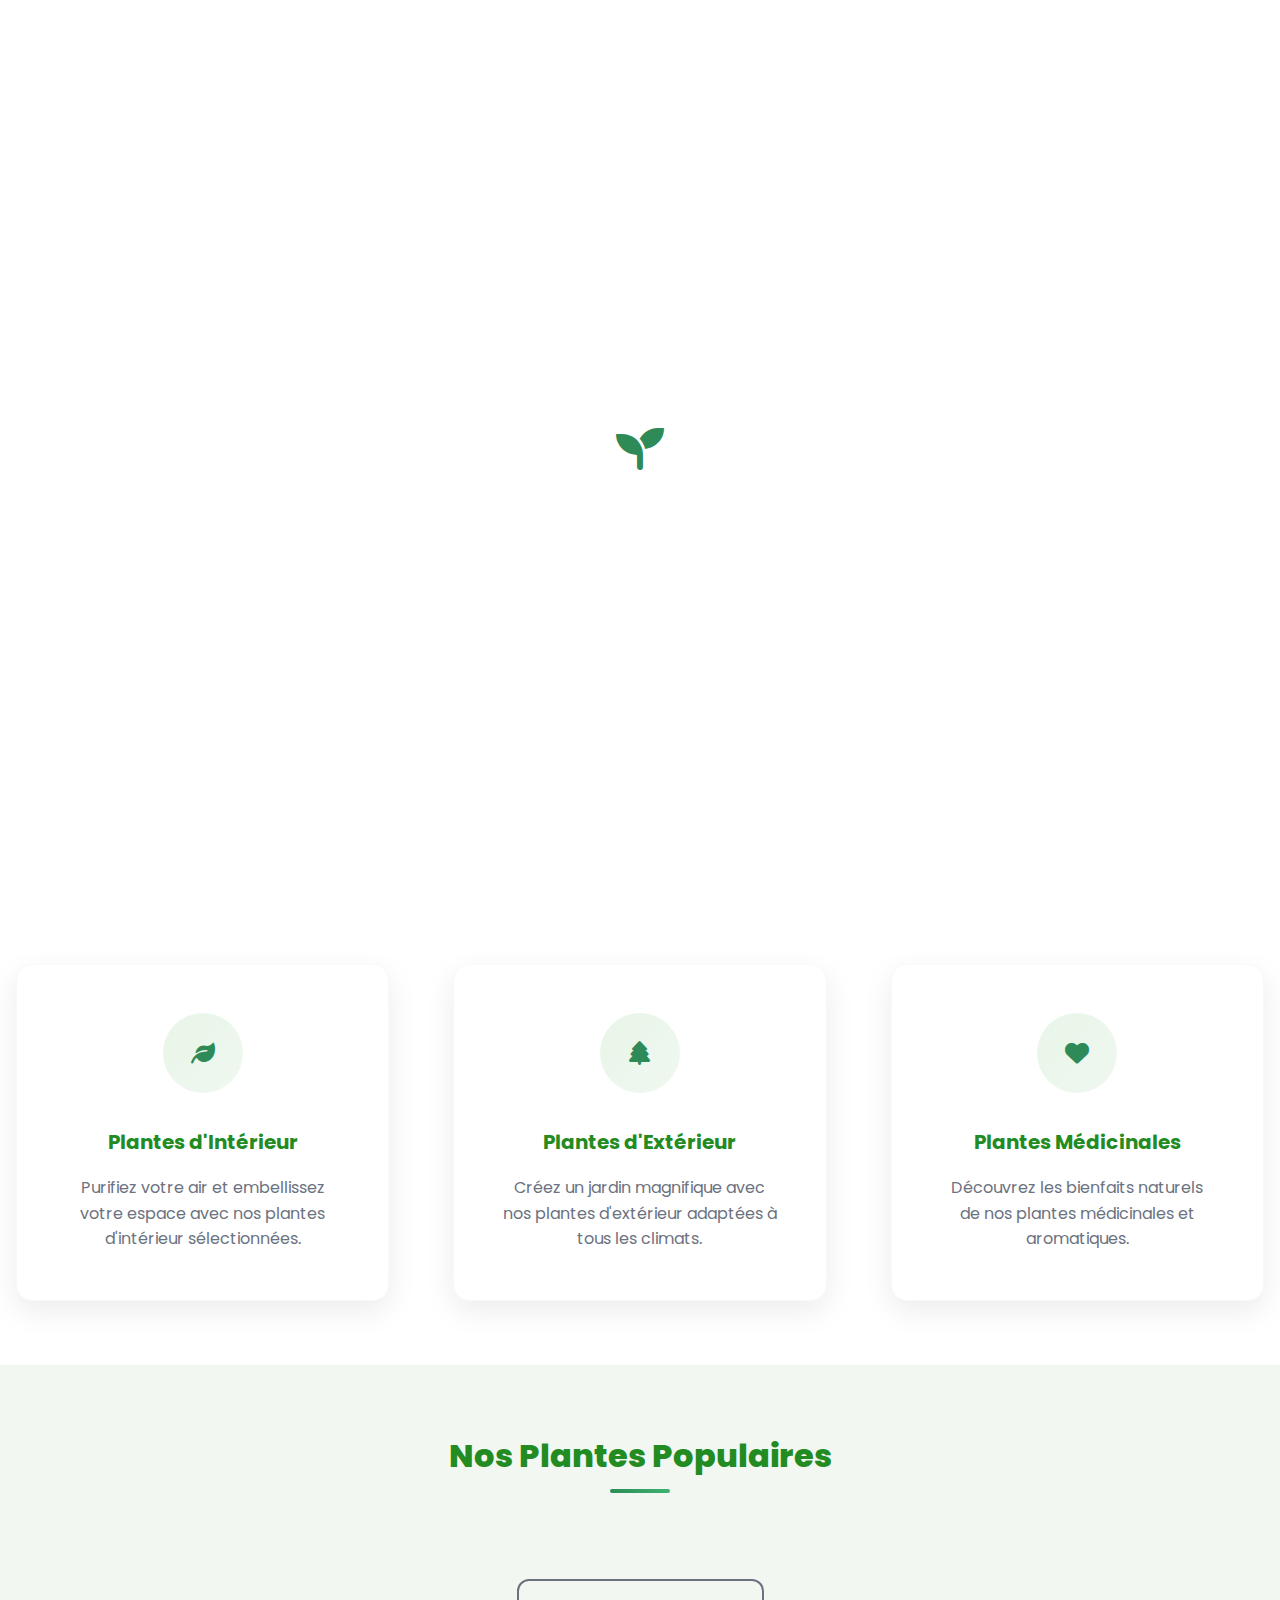
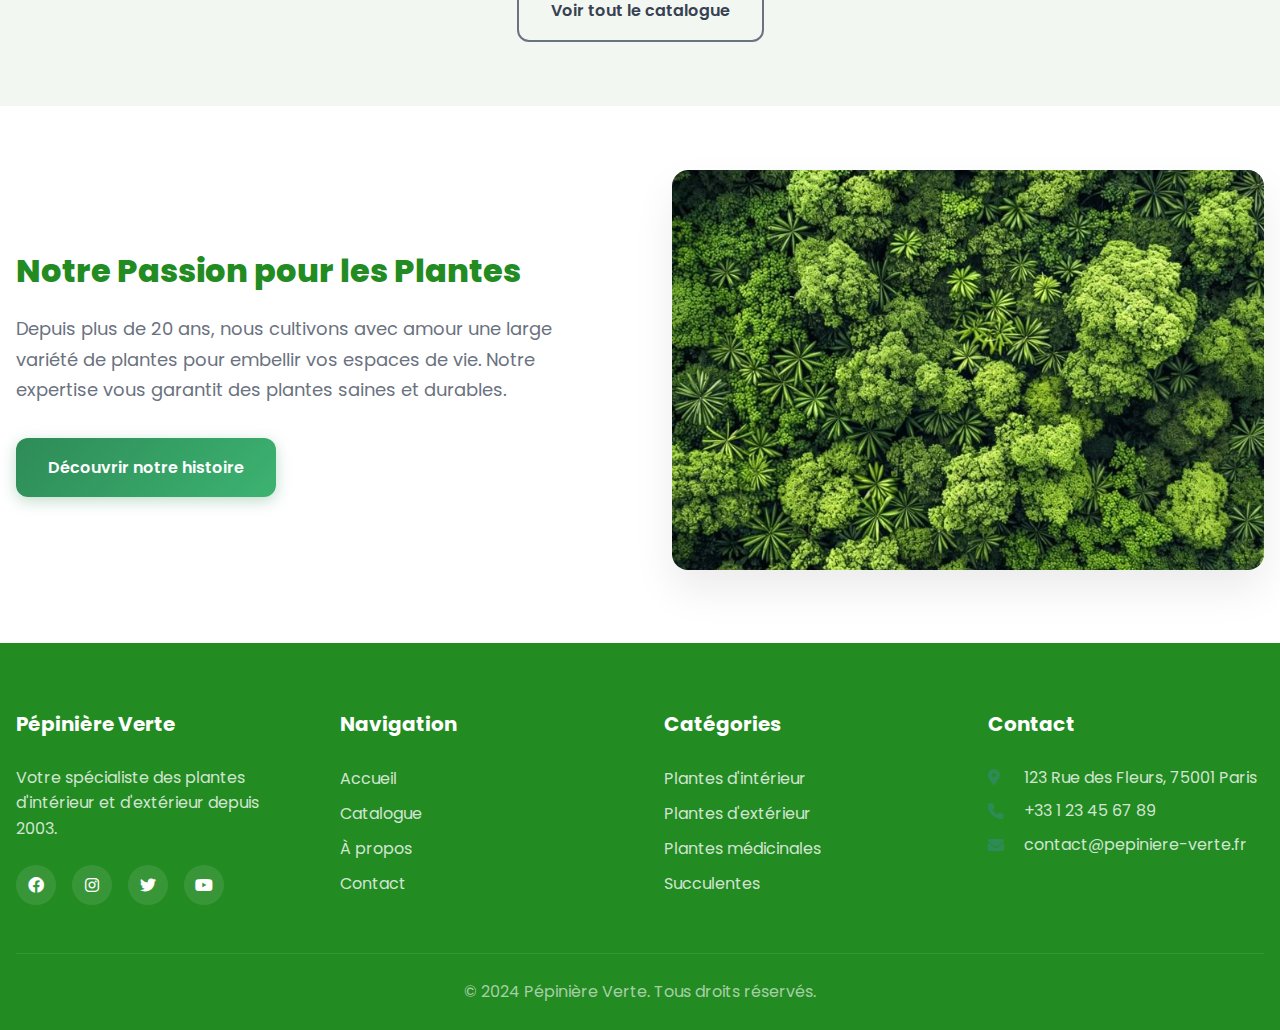
<file: index.html>
<!DOCTYPE html>
<html lang="fr">
<head>
    <meta charset="UTF-8">
    <meta name="viewport" content="width=device-width, initial-scale=1.0">
    <title>Pépinière Verte - Plantes d'intérieur et d'extérieur</title>
    <link rel="stylesheet" href="css/style.css">
    <link rel="stylesheet" href="css/responsive.css">
    <link href="https://fonts.googleapis.com/css2?family=Poppins:wght@300;400;500;600;700&display=swap" rel="stylesheet">
    <link rel="stylesheet" href="https://cdnjs.cloudflare.com/ajax/libs/font-awesome/6.0.0/css/all.min.css">
</head>
<body>
    <!-- Header -->
    <header class="header">
        <nav class="navbar">
            <div class="nav-container">
                <div class="nav-logo">
                    <i class="fas fa-seedling"></i>
                    <span>Pépinière Verte</span>
                </div>
                <ul class="nav-menu">
                    <li class="nav-item">
                        <a href="index.html" class="nav-link active">Accueil</a>
                    </li>
                    <li class="nav-item">
                        <a href="catalogue.html" class="nav-link">Catalogue</a>
                    </li>
                    <li class="nav-item">
                        <a href="about.html" class="nav-link">À propos</a>
                    </li>
                    <li class="nav-item">
                        <a href="contact.html" class="nav-link">Contact</a>
                    </li>
                </ul>
                <div class="nav-cart">
                    <a href="panier.html" class="cart-icon">
                        <i class="fas fa-shopping-cart"></i>
                        <span class="cart-count">0</span>
                    </a>
                </div>
                <div class="hamburger">
                    <span class="bar"></span>
                    <span class="bar"></span>
                    <span class="bar"></span>
                </div>
            </div>
        </nav>
    </header>

    <!-- Hero Section -->
    <section class="hero">
        <div class="hero-content">
            <h1 class="hero-title">Découvrez la Beauté Naturelle</h1>
            <p class="hero-subtitle">Des plantes d'exception pour embellir votre intérieur et extérieur</p>
            <div class="hero-buttons">
                <a href="catalogue.html" class="btn btn-primary">Voir le catalogue</a>
                <a href="about.html" class="btn btn-secondary">En savoir plus</a>
            </div>
        </div>
        <div class="hero-image">
            <div class="hero-slider">
                <div class="slide active">
                    <img src="images/Affiche_1.png" alt="Affiche promotionnelle 1">
                </div>
                <div class="slide">
                    <img src="images/Affiche_2.png" alt="Affiche promotionnelle 2">
                </div>
                <div class="slide">
                    <img src="images/background.png" alt="Arrière-plan pépinière">
                </div>
            </div>
            <div class="slider-dots">
                <span class="dot active" data-slide="0"></span>
                <span class="dot" data-slide="1"></span>
                <span class="dot" data-slide="2"></span>
            </div>
        </div>
    </section>

    <!-- Features Section -->
    <section class="features">
        <div class="container">
            <div class="features-grid">
                <div class="feature-card">
                    <div class="feature-icon">
                        <i class="fas fa-leaf"></i>
                    </div>
                    <h3>Plantes d'Intérieur</h3>
                    <p>Purifiez votre air et embellissez votre espace avec nos plantes d'intérieur sélectionnées.</p>
                </div>
                <div class="feature-card">
                    <div class="feature-icon">
                        <i class="fas fa-tree"></i>
                    </div>
                    <h3>Plantes d'Extérieur</h3>
                    <p>Créez un jardin magnifique avec nos plantes d'extérieur adaptées à tous les climats.</p>
                </div>
                <div class="feature-card">
                    <div class="feature-icon">
                        <i class="fas fa-heart"></i>
                    </div>
                    <h3>Plantes Médicinales</h3>
                    <p>Découvrez les bienfaits naturels de nos plantes médicinales et aromatiques.</p>
                </div>
            </div>
        </div>
    </section>

    <!-- Popular Products -->
    <section class="popular-products">
        <div class="container">
            <h2 class="section-title">Nos Plantes Populaires</h2>
            <div class="products-grid" id="popular-products">
                <!-- Products will be loaded by JavaScript -->
            </div>
            <div class="text-center">
                <a href="catalogue.html" class="btn btn-outline">Voir tout le catalogue</a>
            </div>
        </div>
    </section>

    <!-- About Preview -->
    <section class="about-preview">
        <div class="container">
            <div class="about-content">
                <div class="about-text">
                    <h2>Notre Passion pour les Plantes</h2>
                    <p>Depuis plus de 20 ans, nous cultivons avec amour une large variété de plantes pour embellir vos espaces de vie. Notre expertise vous garantit des plantes saines et durables.</p>
                    <a href="about.html" class="btn btn-primary">Découvrir notre histoire</a>
                </div>
                <div class="about-image">
                    <img src="images/background.png" alt="Notre pépinière">
                </div>
            </div>
        </div>
    </section>

    <!-- Footer -->
    <footer class="footer">
        <div class="container">
            <div class="footer-content">
                <div class="footer-section">
                    <h3>Pépinière Verte</h3>
                    <p>Votre spécialiste des plantes d'intérieur et d'extérieur depuis 2003.</p>
                    <div class="social-links">
                        <a href="#"><i class="fab fa-facebook"></i></a>
                        <a href="#"><i class="fab fa-instagram"></i></a>
                        <a href="#"><i class="fab fa-twitter"></i></a>
                        <a href="#"><i class="fab fa-youtube"></i></a>
                    </div>
                </div>
                <div class="footer-section">
                    <h4>Navigation</h4>
                    <ul>
                        <li><a href="index.html">Accueil</a></li>
                        <li><a href="catalogue.html">Catalogue</a></li>
                        <li><a href="about.html">À propos</a></li>
                        <li><a href="contact.html">Contact</a></li>
                    </ul>
                </div>
                <div class="footer-section">
                    <h4>Catégories</h4>
                    <ul>
                        <li><a href="catalogue.html?category=interior">Plantes d'intérieur</a></li>
                        <li><a href="catalogue.html?category=exterior">Plantes d'extérieur</a></li>
                        <li><a href="catalogue.html?category=medicinal">Plantes médicinales</a></li>
                        <li><a href="catalogue.html?category=succulents">Succulentes</a></li>
                    </ul>
                </div>
                <div class="footer-section">
                    <h4>Contact</h4>
                    <div class="contact-info">
                        <p><i class="fas fa-map-marker-alt"></i> 123 Rue des Fleurs, 75001 Paris</p>
                        <p><i class="fas fa-phone"></i> +33 1 23 45 67 89</p>
                        <p><i class="fas fa-envelope"></i> contact@pepiniere-verte.fr</p>
                    </div>
                </div>
            </div>
            <div class="footer-bottom">
                <p>&copy; 2024 Pépinière Verte. Tous droits réservés.</p>
            </div>
        </div>
    </footer>

    <!-- Loading Animation -->
    <div class="loading-overlay" id="loading-overlay">
        <div class="loading-spinner">
            <i class="fas fa-seedling"></i>
        </div>
    </div>

    <script src="js/main.js"></script>
    <script src="js/cart.js"></script>
</body>
</html>
</file>
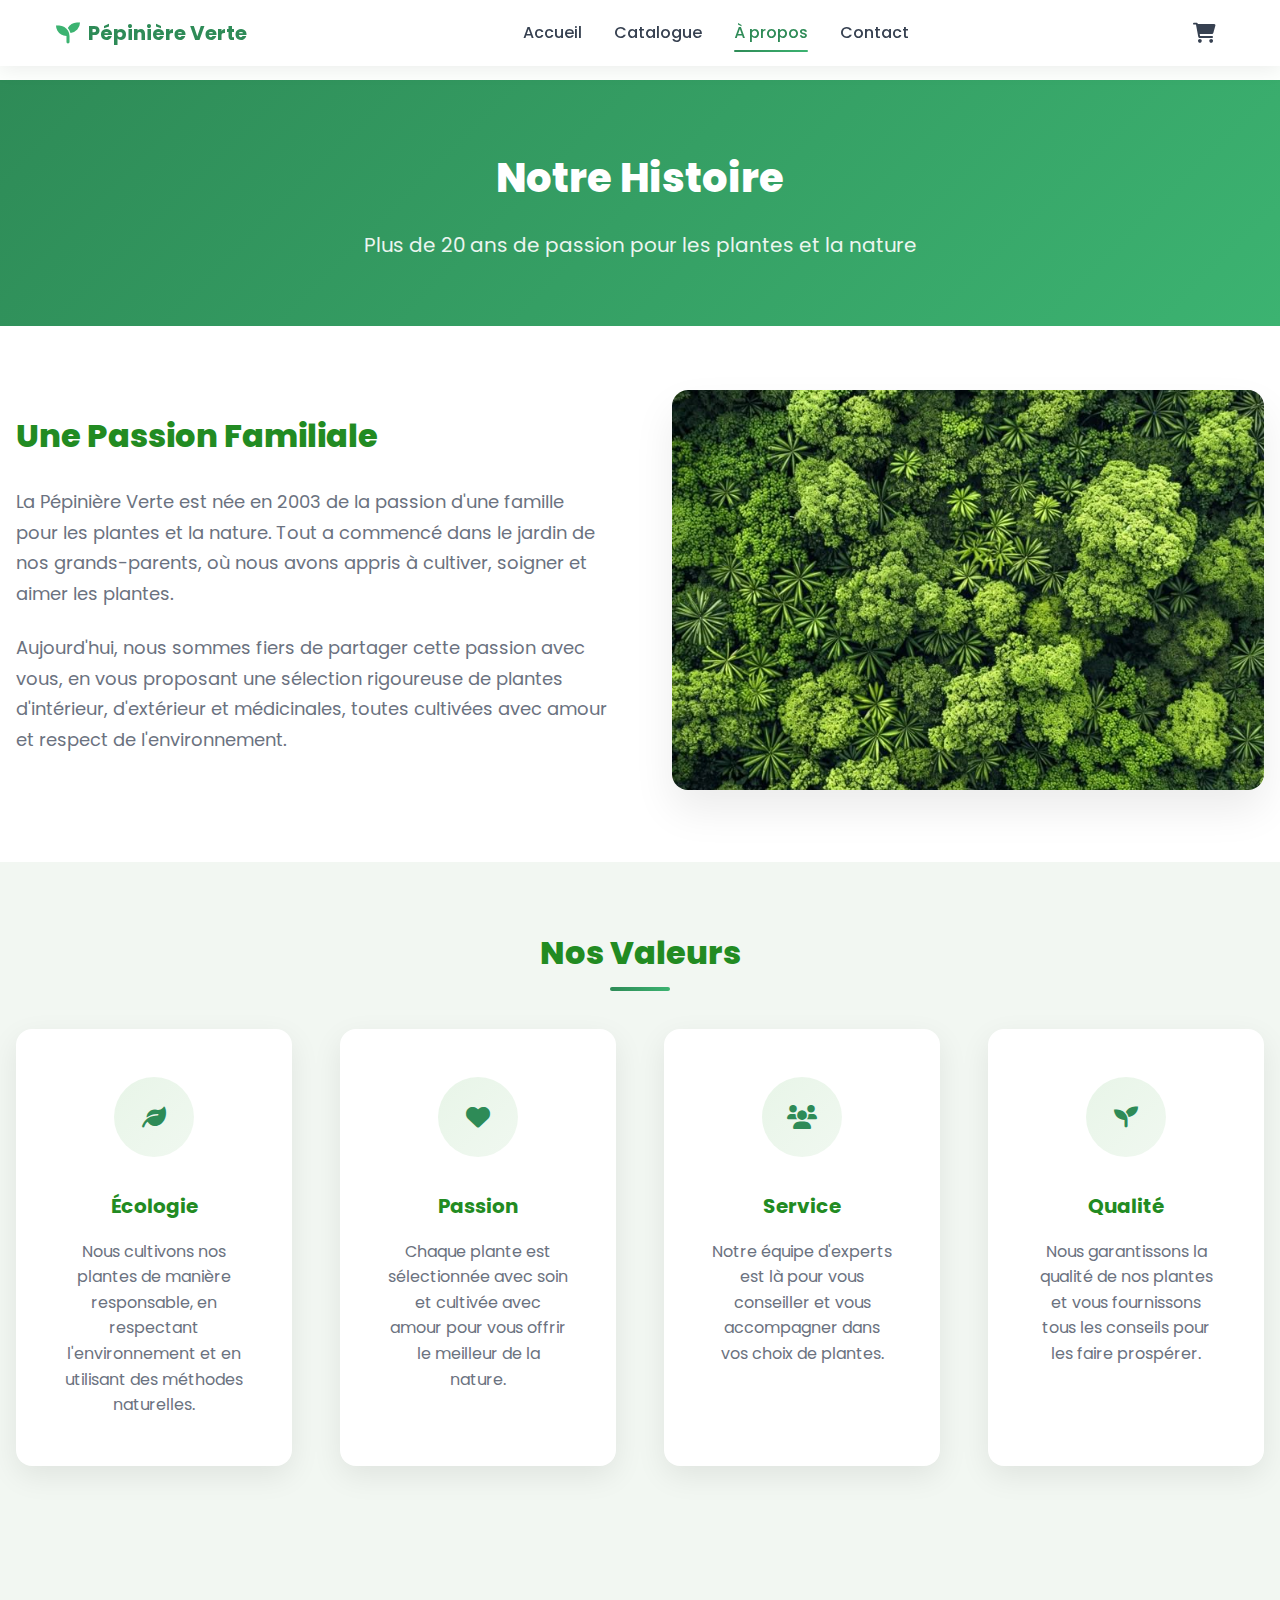
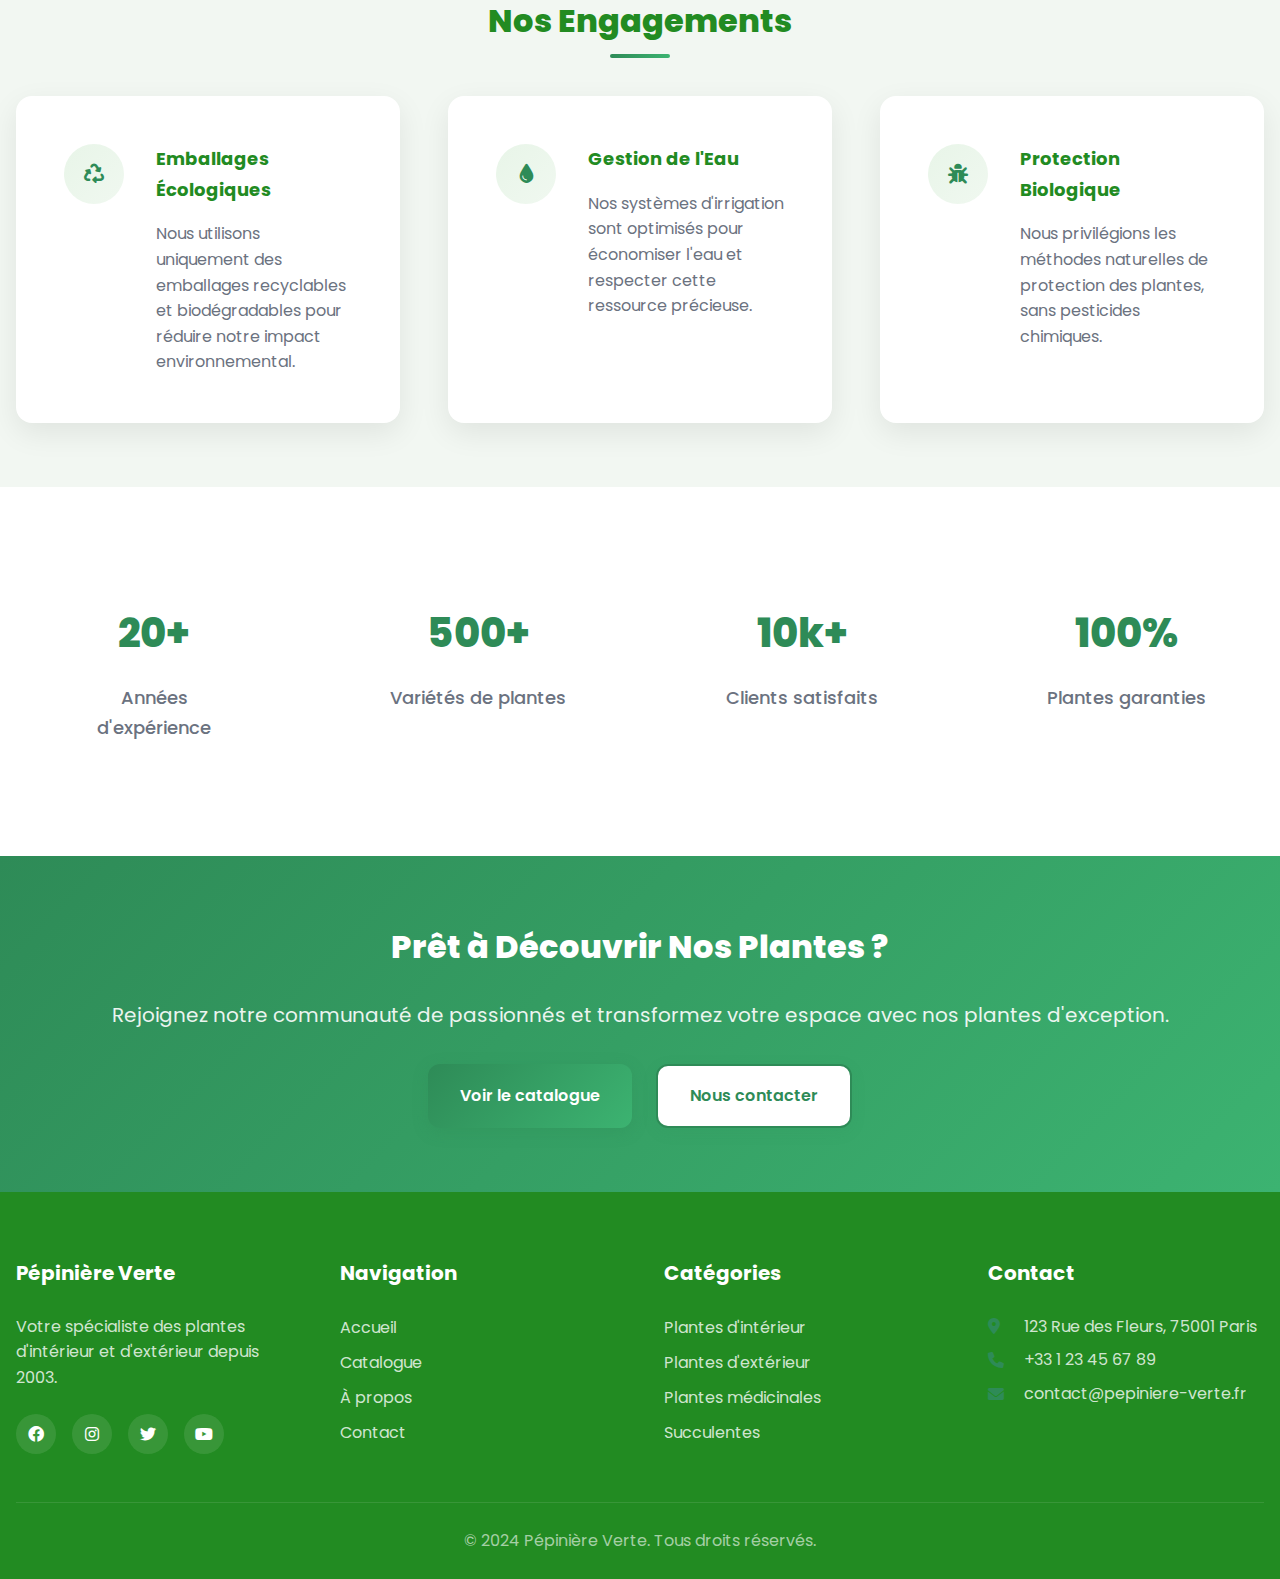
<file: about.html>
<!DOCTYPE html>
<html lang="fr">
<head>
    <meta charset="UTF-8">
    <meta name="viewport" content="width=device-width, initial-scale=1.0">
    <title>À propos - Pépinière Verte</title>
    <link rel="stylesheet" href="css/style.css">
    <link rel="stylesheet" href="css/responsive.css">
    <link href="https://fonts.googleapis.com/css2?family=Poppins:wght@300;400;500;600;700&display=swap" rel="stylesheet">
    <link rel="stylesheet" href="https://cdnjs.cloudflare.com/ajax/libs/font-awesome/6.0.0/css/all.min.css">
</head>
<body>
    <header class="header">
        <nav class="navbar">
            <div class="nav-container">
                <div class="nav-logo">
                    <i class="fas fa-seedling"></i>
                    <span>Pépinière Verte</span>
                </div>
                <ul class="nav-menu">
                    <li class="nav-item">
                        <a href="index.html" class="nav-link">Accueil</a>
                    </li>
                    <li class="nav-item">
                        <a href="catalogue.html" class="nav-link">Catalogue</a>
                    </li>
                    <li class="nav-item">
                        <a href="about.html" class="nav-link active">À propos</a>
                    </li>
                    <li class="nav-item">
                        <a href="contact.html" class="nav-link">Contact</a>
                    </li>
                </ul>
                <div class="nav-cart">
                    <a href="panier.html" class="cart-icon">
                        <i class="fas fa-shopping-cart"></i>
                        <span class="cart-count">0</span>
                    </a>
                </div>
                <div class="hamburger">
                    <span class="bar"></span>
                    <span class="bar"></span>
                    <span class="bar"></span>
                </div>
            </div>
        </nav>
    </header>

    <section class="about-hero">
        <div class="container">
            <div class="about-hero-content">
                <h1>Notre Histoire</h1>
                <p>Plus de 20 ans de passion pour les plantes et la nature</p>
            </div>
        </div>
    </section>

    <section class="about-story">
        <div class="container">
            <div class="story-content">
                <div class="story-text">
                    <h2>Une Passion Familiale</h2>
                    <p>La Pépinière Verte est née en 2003 de la passion d'une famille pour les plantes et la nature. Tout a commencé dans le jardin de nos grands-parents, où nous avons appris à cultiver, soigner et aimer les plantes.</p>
                    <p>Aujourd'hui, nous sommes fiers de partager cette passion avec vous, en vous proposant une sélection rigoureuse de plantes d'intérieur, d'extérieur et médicinales, toutes cultivées avec amour et respect de l'environnement.</p>
                </div>
                <div class="story-image">
                    <img src="images/background.png" alt="Notre histoire">
                </div>
            </div>
        </div>
    </section>

    <section class="about-values">
        <div class="container">
            <h2 class="section-title">Nos Valeurs</h2>
            <div class="values-grid">
                <div class="value-card">
                    <div class="value-icon">
                        <i class="fas fa-leaf"></i>
                    </div>
                    <h3>Écologie</h3>
                    <p>Nous cultivons nos plantes de manière responsable, en respectant l'environnement et en utilisant des méthodes naturelles.</p>
                </div>
                <div class="value-card">
                    <div class="value-icon">
                        <i class="fas fa-heart"></i>
                    </div>
                    <h3>Passion</h3>
                    <p>Chaque plante est sélectionnée avec soin et cultivée avec amour pour vous offrir le meilleur de la nature.</p>
                </div>
                <div class="value-card">
                    <div class="value-icon">
                        <i class="fas fa-users"></i>
                    </div>
                    <h3>Service</h3>
                    <p>Notre équipe d'experts est là pour vous conseiller et vous accompagner dans vos choix de plantes.</p>
                </div>
                <div class="value-card">
                    <div class="value-icon">
                        <i class="fas fa-seedling"></i>
                    </div>
                    <h3>Qualité</h3>
                    <p>Nous garantissons la qualité de nos plantes et vous fournissons tous les conseils pour les faire prospérer.</p>
                </div>
            </div>
        </div>
    </section>



    <section class="about-commitments">
        <div class="container">
            <h2 class="section-title">Nos Engagements</h2>
            <div class="commitments-content">
                <div class="commitment-item">
                    <div class="commitment-icon">
                        <i class="fas fa-recycle"></i>
                    </div>
                    <div class="commitment-text">
                        <h3>Emballages Écologiques</h3>
                        <p>Nous utilisons uniquement des emballages recyclables et biodégradables pour réduire notre impact environnemental.</p>
                    </div>
                </div>
                <div class="commitment-item">
                    <div class="commitment-icon">
                        <i class="fas fa-tint"></i>
                    </div>
                    <div class="commitment-text">
                        <h3>Gestion de l'Eau</h3>
                        <p>Nos systèmes d'irrigation sont optimisés pour économiser l'eau et respecter cette ressource précieuse.</p>
                    </div>
                </div>
                <div class="commitment-item">
                    <div class="commitment-icon">
                        <i class="fas fa-bug"></i>
                    </div>
                    <div class="commitment-text">
                        <h3>Protection Biologique</h3>
                        <p>Nous privilégions les méthodes naturelles de protection des plantes, sans pesticides chimiques.</p>
                    </div>
                </div>
            </div>
        </div>
    </section>

    <section class="about-stats">
        <div class="container">
            <div class="stats-grid">
                <div class="stat-item">
                    <div class="stat-number">20+</div>
                    <div class="stat-label">Années d'expérience</div>
                </div>
                <div class="stat-item">
                    <div class="stat-number">500+</div>
                    <div class="stat-label">Variétés de plantes</div>
                </div>
                <div class="stat-item">
                    <div class="stat-number">10k+</div>
                    <div class="stat-label">Clients satisfaits</div>
                </div>
                <div class="stat-item">
                    <div class="stat-number">100%</div>
                    <div class="stat-label">Plantes garanties</div>
                </div>
            </div>
        </div>
    </section>

    <section class="about-cta">
        <div class="container">
            <div class="cta-content">
                <h2>Prêt à Découvrir Nos Plantes ?</h2>
                <p>Rejoignez notre communauté de passionnés et transformez votre espace avec nos plantes d'exception.</p>
                <div class="cta-buttons">
                    <a href="catalogue.html" class="btn btn-primary">Voir le catalogue</a>
                    <a href="contact.html" class="btn btn-secondary">Nous contacter</a>
                </div>
            </div>
        </div>
    </section>

    <footer class="footer">
        <div class="container">
            <div class="footer-content">
                <div class="footer-section">
                    <h3>Pépinière Verte</h3>
                    <p>Votre spécialiste des plantes d'intérieur et d'extérieur depuis 2003.</p>
                    <div class="social-links">
                        <a href="#"><i class="fab fa-facebook"></i></a>
                        <a href="#"><i class="fab fa-instagram"></i></a>
                        <a href="#"><i class="fab fa-twitter"></i></a>
                        <a href="#"><i class="fab fa-youtube"></i></a>
                    </div>
                </div>
                <div class="footer-section">
                    <h4>Navigation</h4>
                    <ul>
                        <li><a href="index.html">Accueil</a></li>
                        <li><a href="catalogue.html">Catalogue</a></li>
                        <li><a href="about.html">À propos</a></li>
                        <li><a href="contact.html">Contact</a></li>
                    </ul>
                </div>
                <div class="footer-section">
                    <h4>Catégories</h4>
                    <ul>
                        <li><a href="catalogue.html?category=interior">Plantes d'intérieur</a></li>
                        <li><a href="catalogue.html?category=exterior">Plantes d'extérieur</a></li>
                        <li><a href="catalogue.html?category=medicinal">Plantes médicinales</a></li>
                        <li><a href="catalogue.html?category=succulents">Succulentes</a></li>
                    </ul>
                </div>
                <div class="footer-section">
                    <h4>Contact</h4>
                    <div class="contact-info">
                        <p><i class="fas fa-map-marker-alt"></i> 123 Rue des Fleurs, 75001 Paris</p>
                        <p><i class="fas fa-phone"></i> +33 1 23 45 67 89</p>
                        <p><i class="fas fa-envelope"></i> contact@pepiniere-verte.fr</p>
                    </div>
                </div>
            </div>
            <div class="footer-bottom">
                <p>&copy; 2024 Pépinière Verte. Tous droits réservés.</p>
            </div>
        </div>
    </footer>

    <script src="js/main.js"></script>
    <script src="js/cart.js"></script>
</body>
</html>
</file>
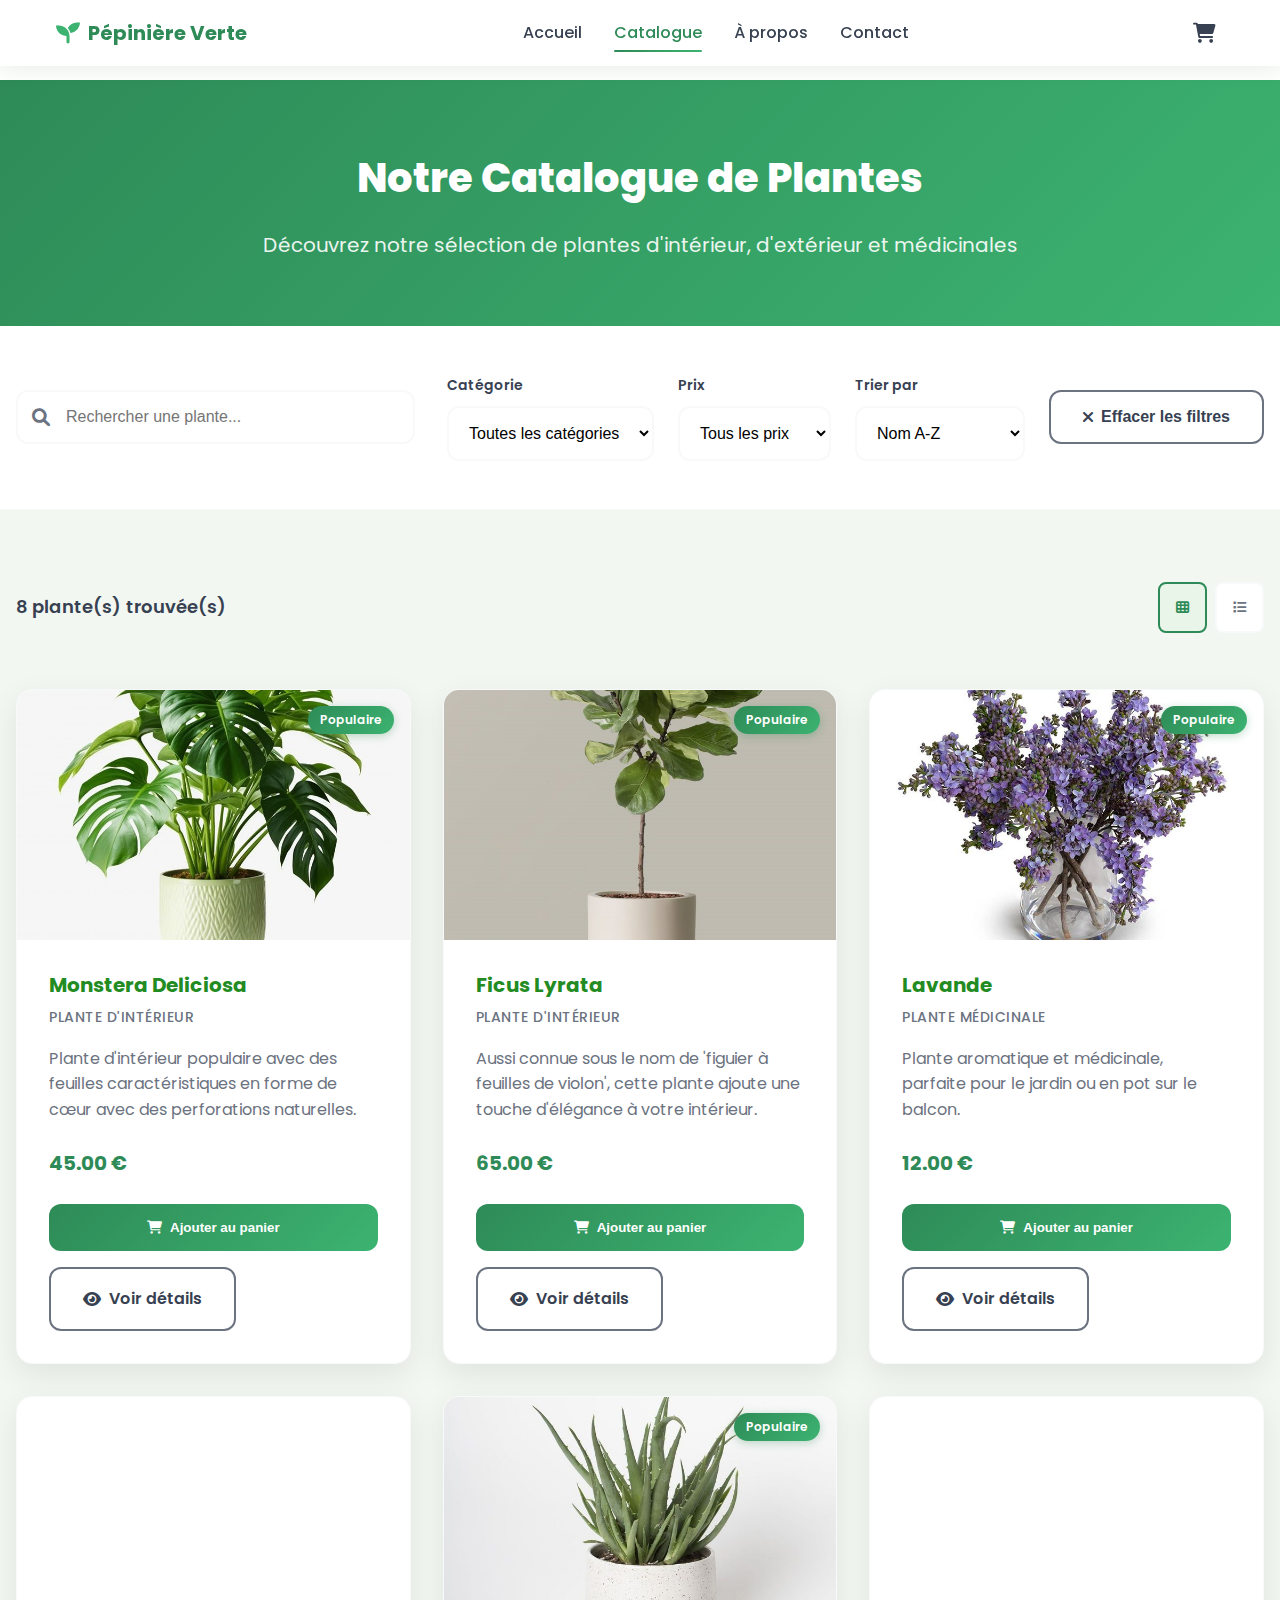
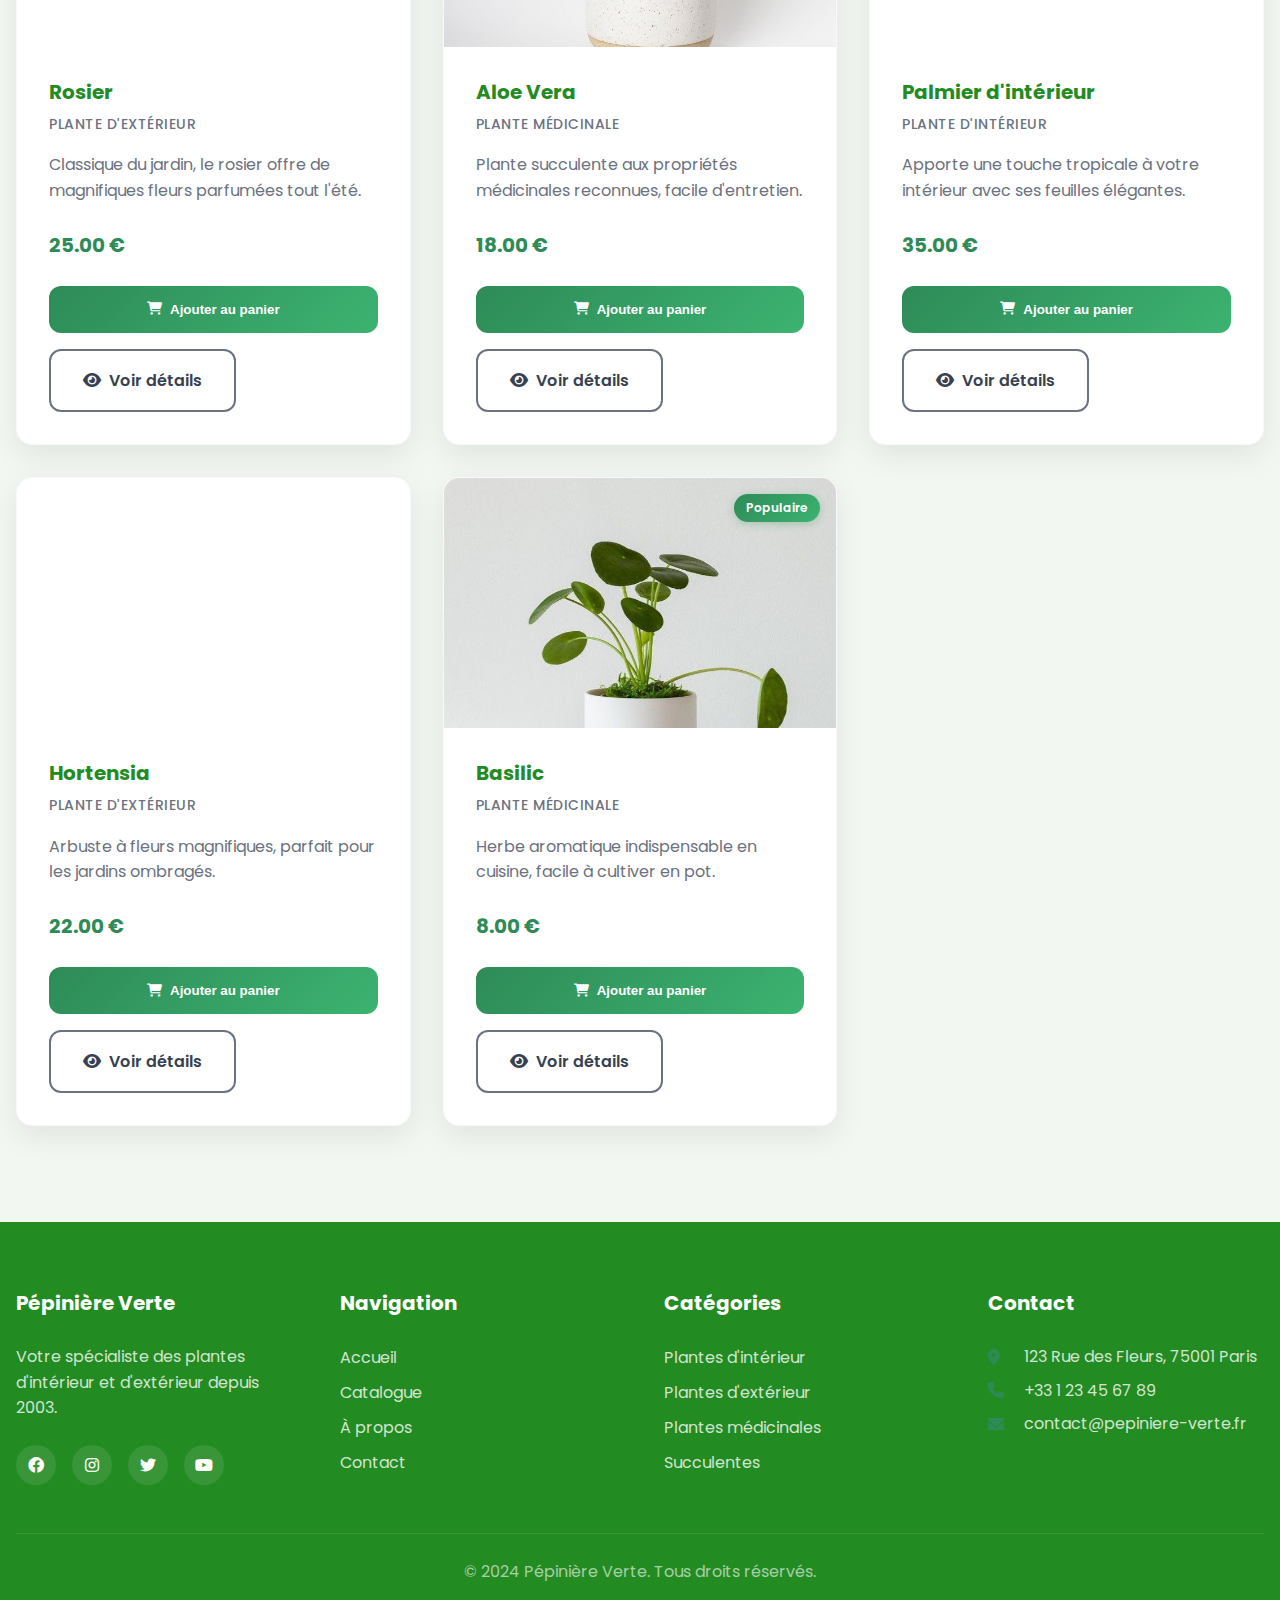
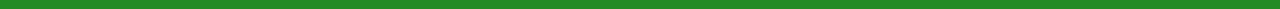
<file: catalogue.html>
<!DOCTYPE html>
<html lang="fr">
<head>
    <meta charset="UTF-8">
    <meta name="viewport" content="width=device-width, initial-scale=1.0">
    <title>Catalogue - Pépinière Verte</title>
    <link rel="stylesheet" href="css/style.css">
    <link rel="stylesheet" href="css/responsive.css">
    <link href="https://fonts.googleapis.com/css2?family=Poppins:wght@300;400;500;600;700&display=swap" rel="stylesheet">
    <link rel="stylesheet" href="https://cdnjs.cloudflare.com/ajax/libs/font-awesome/6.0.0/css/all.min.css">
</head>
<body>
    <header class="header">
        <nav class="navbar">
            <div class="nav-container">
                <div class="nav-logo">
                    <i class="fas fa-seedling"></i>
                    <span>Pépinière Verte</span>
                </div>
                <ul class="nav-menu">
                    <li class="nav-item">
                        <a href="index.html" class="nav-link">Accueil</a>
                    </li>
                    <li class="nav-item">
                        <a href="catalogue.html" class="nav-link active">Catalogue</a>
                    </li>
                    <li class="nav-item">
                        <a href="about.html" class="nav-link">À propos</a>
                    </li>
                    <li class="nav-item">
                        <a href="contact.html" class="nav-link">Contact</a>
                    </li>
                </ul>
                <div class="nav-cart">
                    <a href="panier.html" class="cart-icon">
                        <i class="fas fa-shopping-cart"></i>
                        <span class="cart-count">0</span>
                    </a>
                </div>
                <div class="hamburger">
                    <span class="bar"></span>
                    <span class="bar"></span>
                    <span class="bar"></span>
                </div>
            </div>
        </nav>
    </header>

    <section class="catalogue-header">
        <div class="container">
            <h1>Notre Catalogue de Plantes</h1>
            <p>Découvrez notre sélection de plantes d'intérieur, d'extérieur et médicinales</p>
        </div>
    </section>

    <section class="filters-section">
        <div class="container">
            <div class="filters-container">
                <div class="search-container">
                    <div class="search-box">
                        <i class="fas fa-search"></i>
                        <input type="text" id="search-input" placeholder="Rechercher une plante...">
                    </div>
                </div>

                <div class="filters">
                    <div class="filter-group">
                        <label for="category-filter">Catégorie</label>
                        <select id="category-filter">
                            <option value="">Toutes les catégories</option>
                            <option value="interior">Plantes d'intérieur</option>
                            <option value="exterior">Plantes d'extérieur</option>
                            <option value="medicinal">Plantes médicinales</option>
                            <option value="succulents">Succulentes</option>
                        </select>
                    </div>

                    <div class="filter-group">
                        <label for="price-filter">Prix</label>
                        <select id="price-filter">
                            <option value="">Tous les prix</option>
                            <option value="0-15">Moins de 15€</option>
                            <option value="15-30">15€ - 30€</option>
                            <option value="30-50">30€ - 50€</option>
                            <option value="50+">Plus de 50€</option>
                        </select>
                    </div>

                    <div class="filter-group">
                        <label for="sort-filter">Trier par</label>
                        <select id="sort-filter">
                            <option value="name">Nom A-Z</option>
                            <option value="name-desc">Nom Z-A</option>
                            <option value="price">Prix croissant</option>
                            <option value="price-desc">Prix décroissant</option>
                            <option value="popular">Popularité</option>
                        </select>
                    </div>

                    <button class="btn btn-outline" id="clear-filters">
                        <i class="fas fa-times"></i> Effacer les filtres
                    </button>
                </div>
            </div>
        </div>
    </section>

    <section class="catalogue-results">
        <div class="container">
            <div class="results-header">
                <div class="results-count">
                    <span id="results-count">0</span> plante(s) trouvée(s)
                </div>
                <div class="view-options">
                    <button class="view-btn active" data-view="grid">
                        <i class="fas fa-th"></i>
                    </button>
                    <button class="view-btn" data-view="list">
                        <i class="fas fa-list"></i>
                    </button>
                </div>
            </div>

            <div class="products-grid" id="catalogue-products">
            </div>

            <div class="no-results" id="no-results" style="display: none;">
                <i class="fas fa-search"></i>
                <h3>Aucun résultat trouvé</h3>
                <p>Essayez de modifier vos critères de recherche ou vos filtres.</p>
                <button class="btn btn-primary" onclick="clearAllFilters()">Effacer tous les filtres</button>
            </div>
        </div>
    </section>

    <footer class="footer">
        <div class="container">
            <div class="footer-content">
                <div class="footer-section">
                    <h3>Pépinière Verte</h3>
                    <p>Votre spécialiste des plantes d'intérieur et d'extérieur depuis 2003.</p>
                    <div class="social-links">
                        <a href="#"><i class="fab fa-facebook"></i></a>
                        <a href="#"><i class="fab fa-instagram"></i></a>
                        <a href="#"><i class="fab fa-twitter"></i></a>
                        <a href="#"><i class="fab fa-youtube"></i></a>
                    </div>
                </div>
                <div class="footer-section">
                    <h4>Navigation</h4>
                    <ul>
                        <li><a href="index.html">Accueil</a></li>
                        <li><a href="catalogue.html">Catalogue</a></li>
                        <li><a href="about.html">À propos</a></li>
                        <li><a href="contact.html">Contact</a></li>
                    </ul>
                </div>
                <div class="footer-section">
                    <h4>Catégories</h4>
                    <ul>
                        <li><a href="catalogue.html?category=interior">Plantes d'intérieur</a></li>
                        <li><a href="catalogue.html?category=exterior">Plantes d'extérieur</a></li>
                        <li><a href="catalogue.html?category=medicinal">Plantes médicinales</a></li>
                        <li><a href="catalogue.html?category=succulents">Succulentes</a></li>
                    </ul>
                </div>
                <div class="footer-section">
                    <h4>Contact</h4>
                    <div class="contact-info">
                        <p><i class="fas fa-map-marker-alt"></i> 123 Rue des Fleurs, 75001 Paris</p>
                        <p><i class="fas fa-phone"></i> +33 1 23 45 67 89</p>
                        <p><i class="fas fa-envelope"></i> contact@pepiniere-verte.fr</p>
                    </div>
                </div>
            </div>
            <div class="footer-bottom">
                <p>&copy; 2024 Pépinière Verte. Tous droits réservés.</p>
            </div>
        </div>
    </footer>

    <script src="js/main.js"></script>
    <script src="js/cart.js"></script>
    <script src="js/catalogue.js"></script>
</body>
</html>
</file>
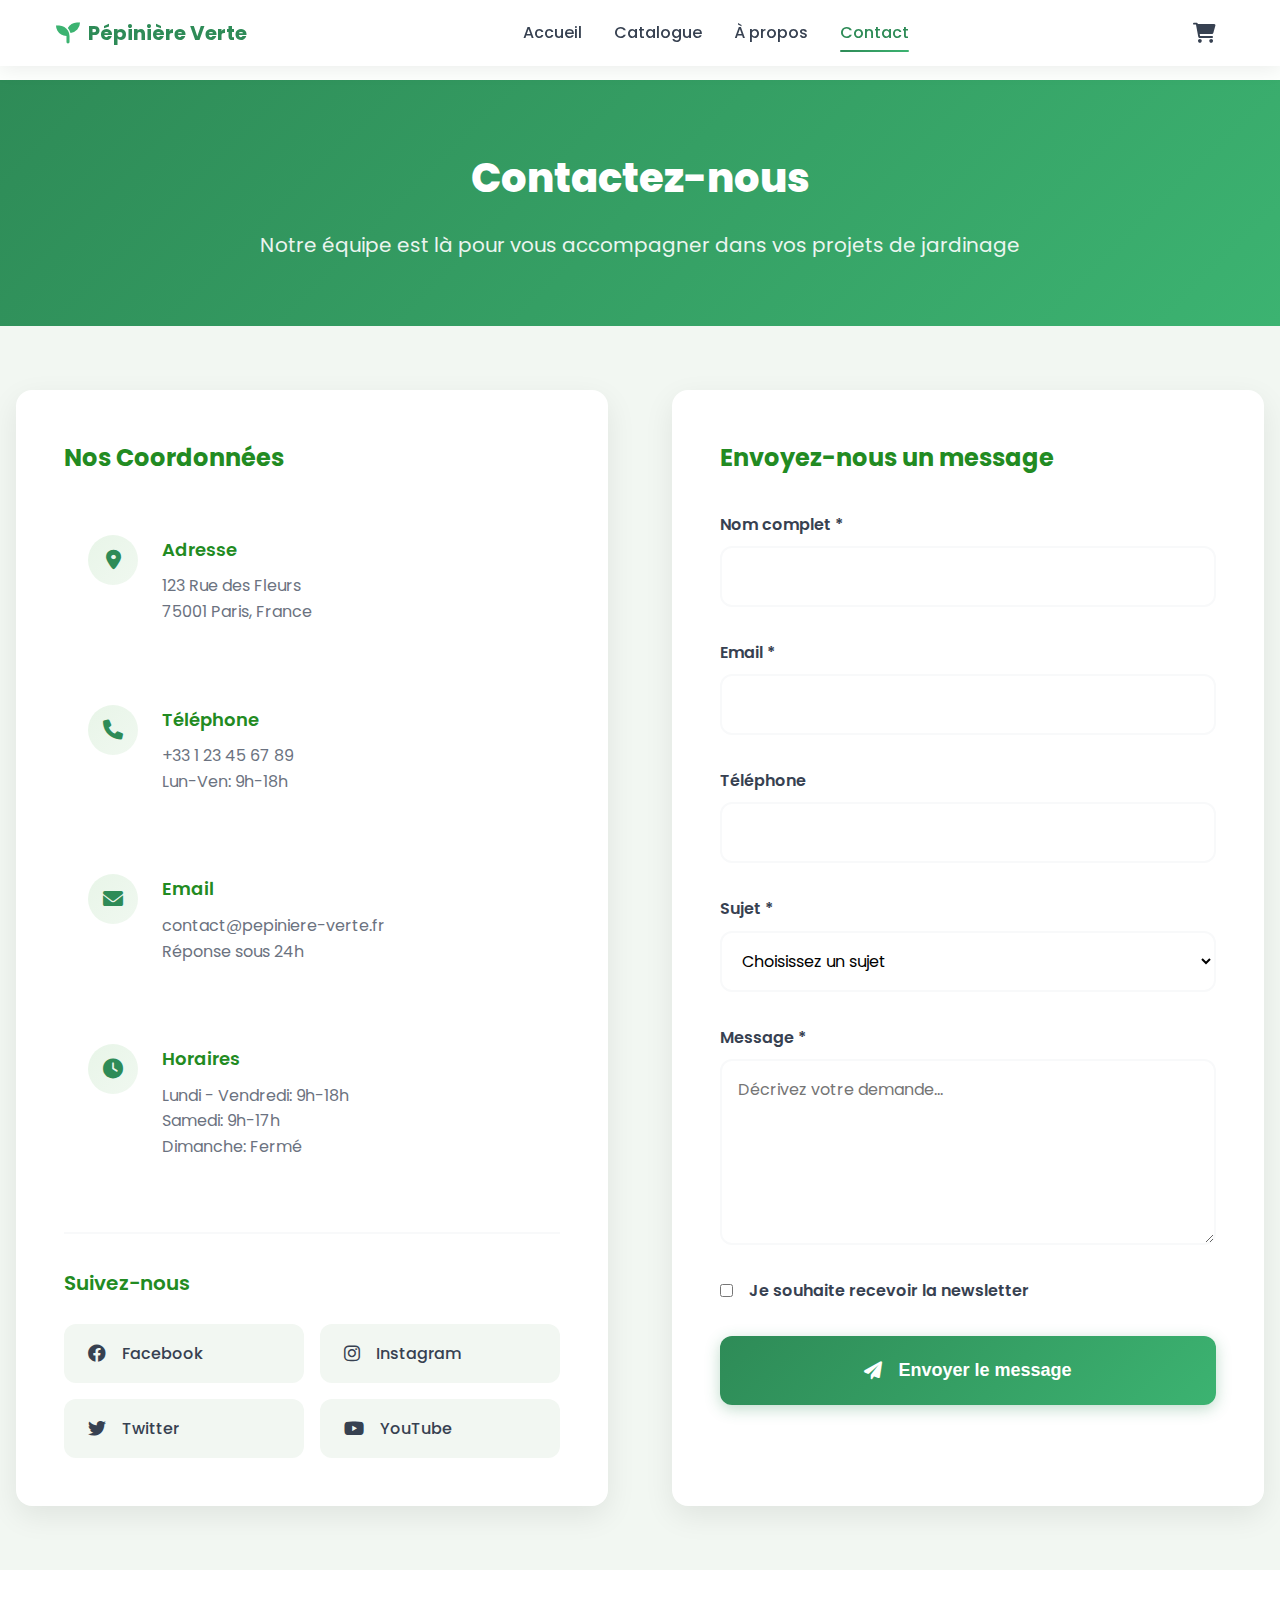
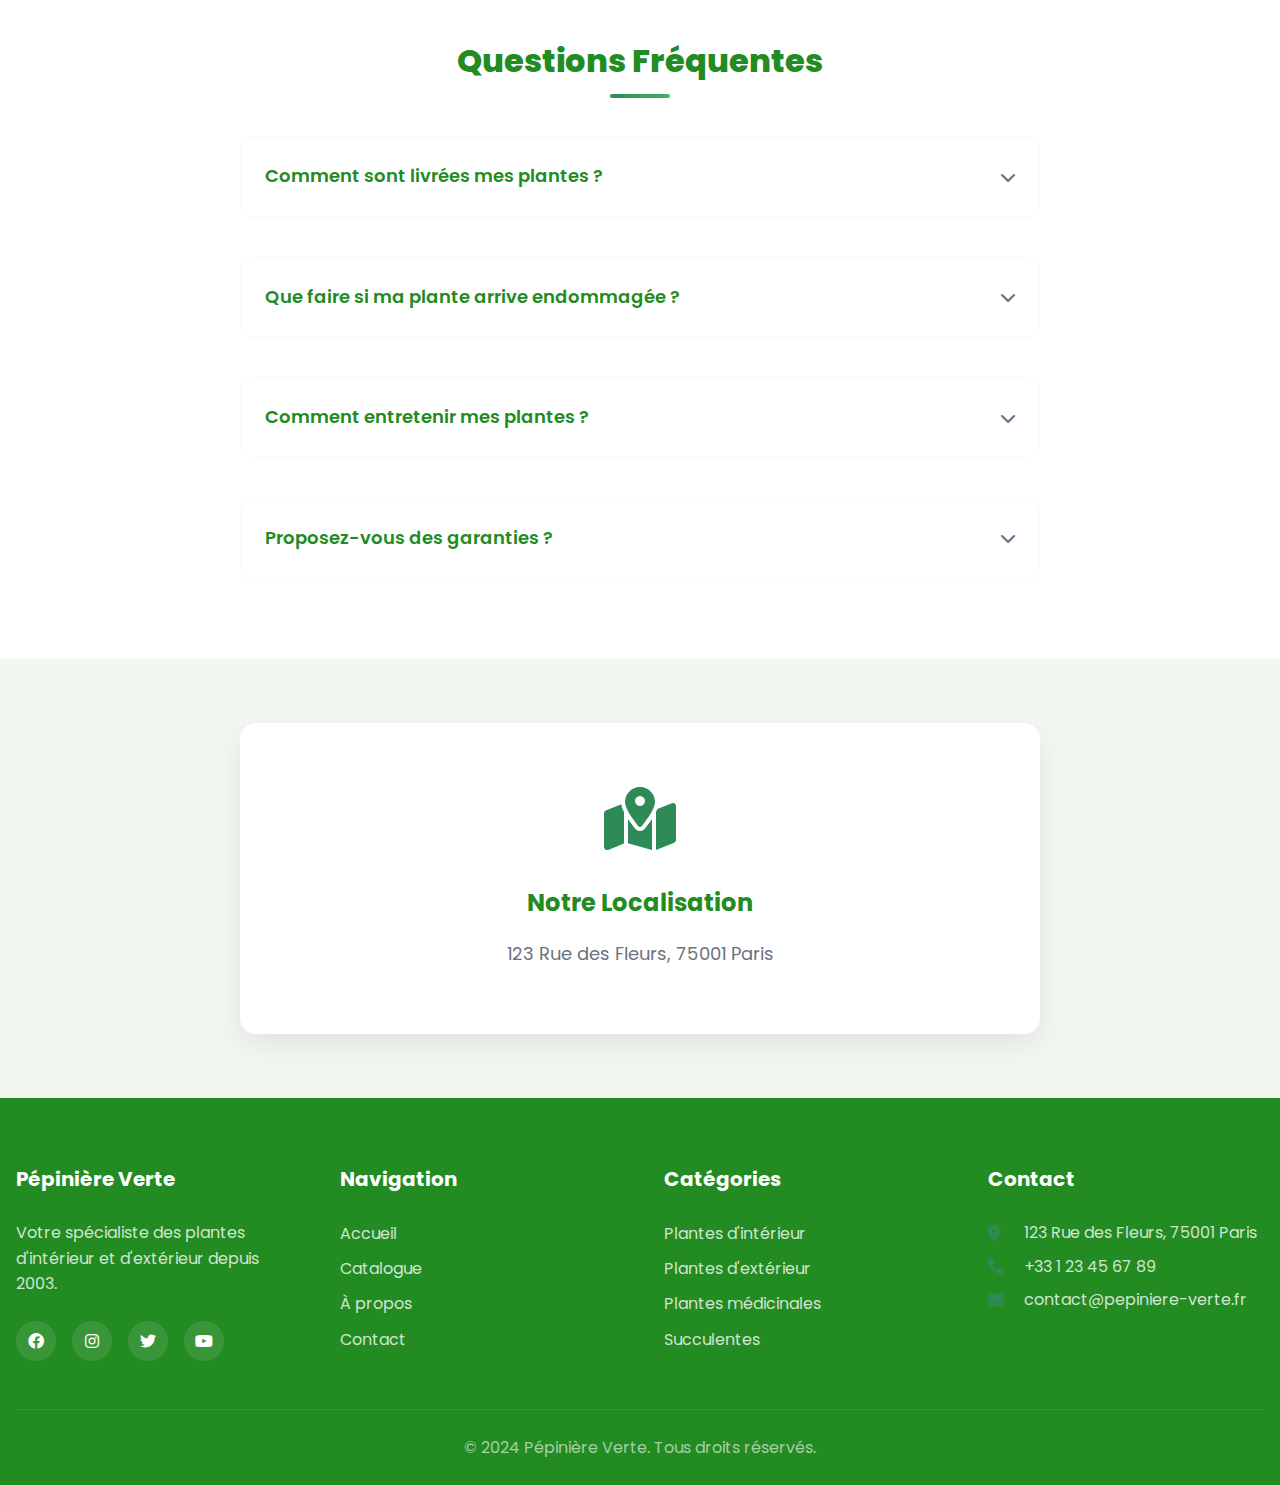
<file: contact.html>
<!DOCTYPE html>
<html lang="fr">
<head>
    <meta charset="UTF-8">
    <meta name="viewport" content="width=device-width, initial-scale=1.0">
    <title>Contact - Pépinière Verte</title>
    <link rel="stylesheet" href="css/style.css">
    <link rel="stylesheet" href="css/responsive.css">
    <link href="https://fonts.googleapis.com/css2?family=Poppins:wght@300;400;500;600;700&display=swap" rel="stylesheet">
    <link rel="stylesheet" href="https://cdnjs.cloudflare.com/ajax/libs/font-awesome/6.0.0/css/all.min.css">
</head>
<body>
    <header class="header">
        <nav class="navbar">
            <div class="nav-container">
                <div class="nav-logo">
                    <i class="fas fa-seedling"></i>
                    <span>Pépinière Verte</span>
                </div>
                <ul class="nav-menu">
                    <li class="nav-item">
                        <a href="index.html" class="nav-link">Accueil</a>
                    </li>
                    <li class="nav-item">
                        <a href="catalogue.html" class="nav-link">Catalogue</a>
                    </li>
                    <li class="nav-item">
                        <a href="about.html" class="nav-link">À propos</a>
                    </li>
                    <li class="nav-item">
                        <a href="contact.html" class="nav-link active">Contact</a>
                    </li>
                </ul>
                <div class="nav-cart">
                    <a href="panier.html" class="cart-icon">
                        <i class="fas fa-shopping-cart"></i>
                        <span class="cart-count">0</span>
                    </a>
                </div>
                <div class="hamburger">
                    <span class="bar"></span>
                    <span class="bar"></span>
                    <span class="bar"></span>
                </div>
            </div>
        </nav>
    </header>

    <section class="contact-hero">
        <div class="container">
            <div class="contact-hero-content">
                <h1>Contactez-nous</h1>
                <p>Notre équipe est là pour vous accompagner dans vos projets de jardinage</p>
            </div>
        </div>
    </section>

    <section class="contact-content">
        <div class="container">
            <div class="contact-layout">
                <div class="contact-info-section">
                    <h2>Nos Coordonnées</h2>
                    <div class="contact-info-grid">
                        <div class="contact-info-item">
                            <div class="contact-icon">
                                <i class="fas fa-map-marker-alt"></i>
                            </div>
                            <div class="contact-details">
                                <h3>Adresse</h3>
                                <p>123 Rue des Fleurs<br>75001 Paris, France</p>
                            </div>
                        </div>
                        <div class="contact-info-item">
                            <div class="contact-icon">
                                <i class="fas fa-phone"></i>
                            </div>
                            <div class="contact-details">
                                <h3>Téléphone</h3>
                                <p>+33 1 23 45 67 89</p>
                                <p>Lun-Ven: 9h-18h</p>
                            </div>
                        </div>
                        <div class="contact-info-item">
                            <div class="contact-icon">
                                <i class="fas fa-envelope"></i>
                            </div>
                            <div class="contact-details">
                                <h3>Email</h3>
                                <p>contact@pepiniere-verte.fr</p>
                                <p>Réponse sous 24h</p>
                            </div>
                        </div>
                        <div class="contact-info-item">
                            <div class="contact-icon">
                                <i class="fas fa-clock"></i>
                            </div>
                            <div class="contact-details">
                                <h3>Horaires</h3>
                                <p>Lundi - Vendredi: 9h-18h</p>
                                <p>Samedi: 9h-17h</p>
                                <p>Dimanche: Fermé</p>
                            </div>
                        </div>
                    </div>

                    <div class="social-contact">
                        <h3>Suivez-nous</h3>
                        <div class="social-links-large">
                            <a href="#" class="social-link">
                                <i class="fab fa-facebook"></i>
                                <span>Facebook</span>
                            </a>
                            <a href="#" class="social-link">
                                <i class="fab fa-instagram"></i>
                                <span>Instagram</span>
                            </a>
                            <a href="#" class="social-link">
                                <i class="fab fa-twitter"></i>
                                <span>Twitter</span>
                            </a>
                            <a href="#" class="social-link">
                                <i class="fab fa-youtube"></i>
                                <span>YouTube</span>
                            </a>
                        </div>
                    </div>
                </div>

                <div class="contact-form-section">
                    <h2>Envoyez-nous un message</h2>
                    <form class="contact-form" id="contact-form">
                        <div class="form-group">
                            <label for="name">Nom complet *</label>
                            <input type="text" id="name" name="name" required>
                        </div>
                        
                        <div class="form-group">
                            <label for="email">Email *</label>
                            <input type="email" id="email" name="email" required>
                        </div>
                        
                        <div class="form-group">
                            <label for="phone">Téléphone</label>
                            <input type="tel" id="phone" name="phone">
                        </div>
                        
                        <div class="form-group">
                            <label for="subject">Sujet *</label>
                            <select id="subject" name="subject" required>
                                <option value="">Choisissez un sujet</option>
                                <option value="commande">Question sur une commande</option>
                                <option value="conseil">Conseil sur les plantes</option>
                                <option value="livraison">Livraison</option>
                                <option value="retour">Retour/Échange</option>
                                <option value="autre">Autre</option>
                            </select>
                        </div>
                        
                        <div class="form-group">
                            <label for="message">Message *</label>
                            <textarea id="message" name="message" rows="6" required placeholder="Décrivez votre demande..."></textarea>
                        </div>
                        
                        <div class="form-group checkbox-group">
                            <input type="checkbox" id="newsletter" name="newsletter">
                            <label for="newsletter">Je souhaite recevoir la newsletter</label>
                        </div>
                        
                        <button type="submit" class="btn btn-primary submit-btn">
                            <i class="fas fa-paper-plane"></i> Envoyer le message
                        </button>
                    </form>
                </div>
            </div>
        </div>
    </section>

    <section class="contact-faq">
        <div class="container">
            <h2 class="section-title">Questions Fréquentes</h2>
            <div class="faq-grid">
                <div class="faq-item">
                    <div class="faq-question">
                        <h3>Comment sont livrées mes plantes ?</h3>
                        <i class="fas fa-chevron-down"></i>
                    </div>
                    <div class="faq-answer">
                        <p>Nos plantes sont livrées dans des emballages spéciaux pour les protéger pendant le transport. La livraison est gratuite à partir de 50€ d'achat et s'effectue sous 3-5 jours ouvrés.</p>
                    </div>
                </div>
                
                <div class="faq-item">
                    <div class="faq-question">
                        <h3>Que faire si ma plante arrive endommagée ?</h3>
                        <i class="fas fa-chevron-down"></i>
                    </div>
                    <div class="faq-answer">
                        <p>Si votre plante arrive endommagée, prenez une photo et contactez-nous dans les 48h suivant la réception. Nous vous proposerons un remplacement ou un remboursement.</p>
                    </div>
                </div>
                
                <div class="faq-item">
                    <div class="faq-question">
                        <h3>Comment entretenir mes plantes ?</h3>
                        <i class="fas fa-chevron-down"></i>
                    </div>
                    <div class="faq-answer">
                        <p>Chaque plante est livrée avec une fiche d'entretien détaillée. Vous pouvez également nous contacter pour des conseils personnalisés selon votre environnement.</p>
                    </div>
                </div>
                
                <div class="faq-item">
                    <div class="faq-question">
                        <h3>Proposez-vous des garanties ?</h3>
                        <i class="fas fa-chevron-down"></i>
                    </div>
                    <div class="faq-answer">
                        <p>Oui, toutes nos plantes sont garanties 30 jours. Si votre plante ne s'adapte pas à son nouvel environnement, nous vous aidons à la remplacer.</p>
                    </div>
                </div>
            </div>
        </div>
    </section>

    <section class="contact-map">
        <div class="container">
            <div class="map-container">
                <div class="map-placeholder">
                    <i class="fas fa-map-marked-alt"></i>
                    <h3>Notre Localisation</h3>
                    <p>123 Rue des Fleurs, 75001 Paris</p>
                </div>
            </div>
        </div>
    </section>

    <footer class="footer">
        <div class="container">
            <div class="footer-content">
                <div class="footer-section">
                    <h3>Pépinière Verte</h3>
                    <p>Votre spécialiste des plantes d'intérieur et d'extérieur depuis 2003.</p>
                    <div class="social-links">
                        <a href="#"><i class="fab fa-facebook"></i></a>
                        <a href="#"><i class="fab fa-instagram"></i></a>
                        <a href="#"><i class="fab fa-twitter"></i></a>
                        <a href="#"><i class="fab fa-youtube"></i></a>
                    </div>
                </div>
                <div class="footer-section">
                    <h4>Navigation</h4>
                    <ul>
                        <li><a href="index.html">Accueil</a></li>
                        <li><a href="catalogue.html">Catalogue</a></li>
                        <li><a href="about.html">À propos</a></li>
                        <li><a href="contact.html">Contact</a></li>
                    </ul>
                </div>
                <div class="footer-section">
                    <h4>Catégories</h4>
                    <ul>
                        <li><a href="catalogue.html?category=interior">Plantes d'intérieur</a></li>
                        <li><a href="catalogue.html?category=exterior">Plantes d'extérieur</a></li>
                        <li><a href="catalogue.html?category=medicinal">Plantes médicinales</a></li>
                        <li><a href="catalogue.html?category=succulents">Succulentes</a></li>
                    </ul>
                </div>
                <div class="footer-section">
                    <h4>Contact</h4>
                    <div class="contact-info">
                        <p><i class="fas fa-map-marker-alt"></i> 123 Rue des Fleurs, 75001 Paris</p>
                        <p><i class="fas fa-phone"></i> +33 1 23 45 67 89</p>
                        <p><i class="fas fa-envelope"></i> contact@pepiniere-verte.fr</p>
                    </div>
                </div>
            </div>
            <div class="footer-bottom">
                <p>&copy; 2024 Pépinière Verte. Tous droits réservés.</p>
            </div>
        </div>
    </footer>

    <script src="js/main.js"></script>
    <script src="js/cart.js"></script>
    <script src="js/contact.js"></script>
</body>
</html>
</file>
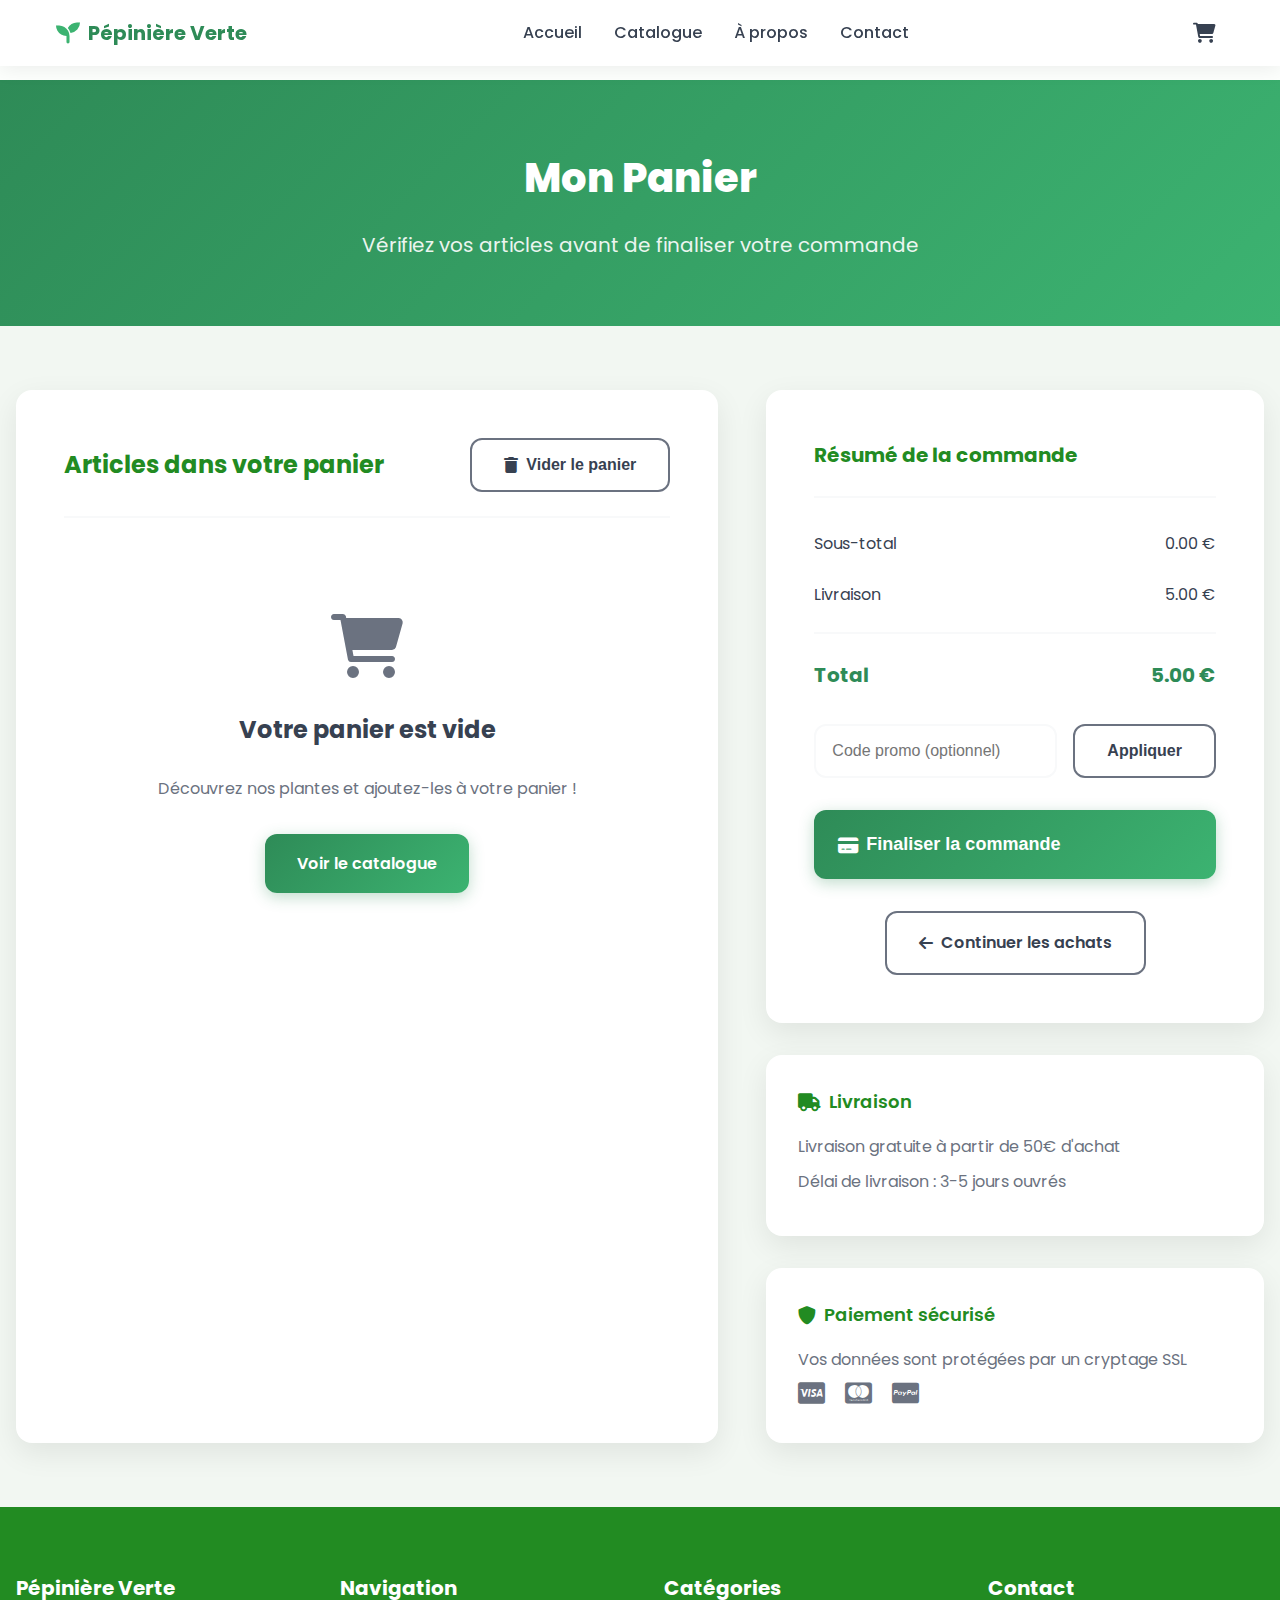
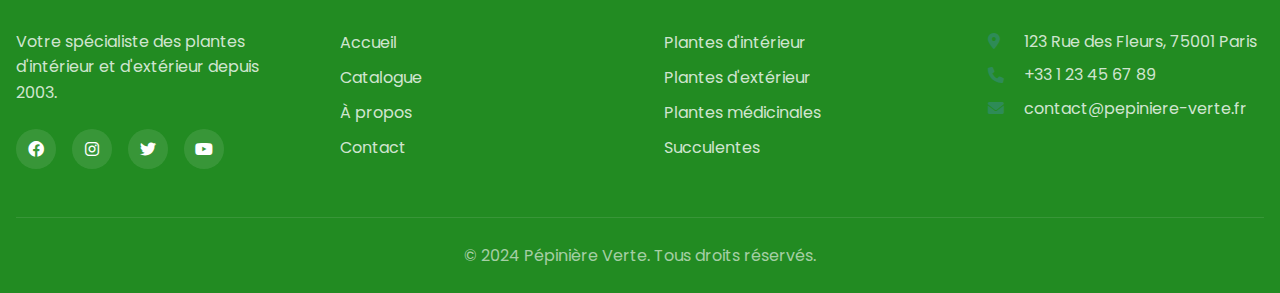
<file: panier.html>
<!DOCTYPE html>
<html lang="fr">
<head>
    <meta charset="UTF-8">
    <meta name="viewport" content="width=device-width, initial-scale=1.0">
    <title>Mon Panier - Pépinière Verte</title>
    <link rel="stylesheet" href="css/style.css">
    <link rel="stylesheet" href="css/responsive.css">
    <link href="https://fonts.googleapis.com/css2?family=Poppins:wght@300;400;500;600;700&display=swap" rel="stylesheet">
    <link rel="stylesheet" href="https://cdnjs.cloudflare.com/ajax/libs/font-awesome/6.0.0/css/all.min.css">
</head>
<body>
    <header class="header">
        <nav class="navbar">
            <div class="nav-container">
                <div class="nav-logo">
                    <i class="fas fa-seedling"></i>
                    <span>Pépinière Verte</span>
                </div>
                <ul class="nav-menu">
                    <li class="nav-item">
                        <a href="index.html" class="nav-link">Accueil</a>
                    </li>
                    <li class="nav-item">
                        <a href="catalogue.html" class="nav-link">Catalogue</a>
                    </li>
                    <li class="nav-item">
                        <a href="about.html" class="nav-link">À propos</a>
                    </li>
                    <li class="nav-item">
                        <a href="contact.html" class="nav-link">Contact</a>
                    </li>
                </ul>
                <div class="nav-cart">
                    <a href="panier.html" class="cart-icon">
                        <i class="fas fa-shopping-cart"></i>
                        <span class="cart-count">0</span>
                    </a>
                </div>
                <div class="hamburger">
                    <span class="bar"></span>
                    <span class="bar"></span>
                    <span class="bar"></span>
                </div>
            </div>
        </nav>
    </header>

    <section class="cart-header">
        <div class="container">
            <h1>Mon Panier</h1>
            <p>Vérifiez vos articles avant de finaliser votre commande</p>
        </div>
    </section>

    <section class="cart-content">
        <div class="container">
            <div class="cart-layout">
                <div class="cart-items-section">
                    <div class="cart-items-header">
                        <h2>Articles dans votre panier</h2>
                        <button class="btn btn-outline" onclick="cart.clearCart()">
                            <i class="fas fa-trash"></i> Vider le panier
                        </button>
                    </div>
                    
                    <div id="cart-items">
                    </div>
                </div>

                <div class="cart-summary">
                    <div class="summary-card">
                        <h3>Résumé de la commande</h3>
                        
                        <div class="summary-item">
                            <span>Sous-total</span>
                            <span id="cart-subtotal">0.00 €</span>
                        </div>
                        
                        <div class="summary-item">
                            <span>Livraison</span>
                            <span id="shipping-cost">5.00 €</span>
                        </div>
                        
                        <div class="summary-item total">
                            <span>Total</span>
                            <span id="cart-total">0.00 €</span>
                        </div>

                        <div class="promo-code">
                            <input type="text" id="promo-input" placeholder="Code promo (optionnel)">
                            <button class="btn btn-outline" onclick="applyPromoCode()">
                                Appliquer
                            </button>
                        </div>

                        <button class="btn btn-primary checkout-btn" onclick="checkout()">
                            <i class="fas fa-credit-card"></i> Finaliser la commande
                        </button>

                        <div class="cart-actions">
                            <a href="catalogue.html" class="btn btn-outline">
                                <i class="fas fa-arrow-left"></i> Continuer les achats
                            </a>
                        </div>
                    </div>

                    <div class="delivery-info">
                        <h4><i class="fas fa-truck"></i> Livraison</h4>
                        <p>Livraison gratuite à partir de 50€ d'achat</p>
                        <p>Délai de livraison : 3-5 jours ouvrés</p>
                    </div>

                    <div class="security-info">
                        <h4><i class="fas fa-shield-alt"></i> Paiement sécurisé</h4>
                        <p>Vos données sont protégées par un cryptage SSL</p>
                        <div class="payment-methods">
                            <i class="fab fa-cc-visa"></i>
                            <i class="fab fa-cc-mastercard"></i>
                            <i class="fab fa-cc-paypal"></i>
                        </div>
                    </div>
                </div>
            </div>
        </div>
    </section>

    <footer class="footer">
        <div class="container">
            <div class="footer-content">
                <div class="footer-section">
                    <h3>Pépinière Verte</h3>
                    <p>Votre spécialiste des plantes d'intérieur et d'extérieur depuis 2003.</p>
                    <div class="social-links">
                        <a href="#"><i class="fab fa-facebook"></i></a>
                        <a href="#"><i class="fab fa-instagram"></i></a>
                        <a href="#"><i class="fab fa-twitter"></i></a>
                        <a href="#"><i class="fab fa-youtube"></i></a>
                    </div>
                </div>
                <div class="footer-section">
                    <h4>Navigation</h4>
                    <ul>
                        <li><a href="index.html">Accueil</a></li>
                        <li><a href="catalogue.html">Catalogue</a></li>
                        <li><a href="about.html">À propos</a></li>
                        <li><a href="contact.html">Contact</a></li>
                    </ul>
                </div>
                <div class="footer-section">
                    <h4>Catégories</h4>
                    <ul>
                        <li><a href="catalogue.html?category=interior">Plantes d'intérieur</a></li>
                        <li><a href="catalogue.html?category=exterior">Plantes d'extérieur</a></li>
                        <li><a href="catalogue.html?category=medicinal">Plantes médicinales</a></li>
                        <li><a href="catalogue.html?category=succulents">Succulentes</a></li>
                    </ul>
                </div>
                <div class="footer-section">
                    <h4>Contact</h4>
                    <div class="contact-info">
                        <p><i class="fas fa-map-marker-alt"></i> 123 Rue des Fleurs, 75001 Paris</p>
                        <p><i class="fas fa-phone"></i> +33 1 23 45 67 89</p>
                        <p><i class="fas fa-envelope"></i> contact@pepiniere-verte.fr</p>
                    </div>
                </div>
            </div>
            <div class="footer-bottom">
                <p>&copy; 2024 Pépinière Verte. Tous droits réservés.</p>
            </div>
        </div>
    </footer>

    <script src="js/main.js"></script>
    <script src="js/cart.js"></script>
    <script>
        function applyPromoCode() {
            const promoInput = document.getElementById('promo-input');
            const code = promoInput.value.trim().toUpperCase();
            
            if (code === 'VERTE10') {
                alert('Code promo appliqué ! 10% de réduction sur votre commande.');
            } else if (code === 'LIVRAISON') {
                alert('Code promo appliqué ! Livraison gratuite.');
            } else if (code) {
                alert('Code promo invalide.');
            } else {
                alert('Veuillez entrer un code promo.');
            }
        }
    </script>
</body>
</html>
</file>
<file: css/style.css>
* {
    margin: 0;
    padding: 0;
    box-sizing: border-box;
}

:root {
    --primary-green: #2E8B57;
    --secondary-green: #3CB371;
    --light-green: #90EE90;
    --dark-green: #228B22;
    
    --beige: #F5F5DC;
    --light-beige: #FAFAF0;
    --sage-green: #E8F5E8;
    --mint-green: #F0F8F0;
    --cream: #FFFEF7;
    --soft-white: #FDFFFD;
    --light-sage: #F2F7F2;
    --pale-green: #F7FBF7;
    
    --white: #FFFFFF;
    --gray: #6B7280;
    --light-gray: #F8F9FA;
    --dark-gray: #374151;
    --shadow: rgba(0, 0, 0, 0.08);
    
    --font-family: 'Poppins', -apple-system, BlinkMacSystemFont, 'Segoe UI', Roboto, sans-serif;
    --font-size-small: 0.875rem;
    --font-size-base: 1rem;
    --font-size-large: 1.125rem;
    --font-size-xl: 1.25rem;
    --font-size-2xl: 1.5rem;
    --font-size-3xl: 2rem;
    --font-size-4xl: 2.5rem;
    
    --spacing-xs: 0.5rem;
    --spacing-sm: 1rem;
    --spacing-md: 1.5rem;
    --spacing-lg: 2rem;
    --spacing-xl: 3rem;
    --spacing-2xl: 4rem;
    
    --radius-sm: 8px;
    --radius-md: 12px;
    --radius-lg: 16px;
    --radius-xl: 20px;
    
    --transition-fast: 0.2s ease;
    --transition-normal: 0.3s ease;
    --transition-slow: 0.5s ease;
}

body {
    font-family: var(--font-family);
    line-height: 1.7;
    color: var(--dark-gray);
    background-color: var(--soft-white);
    font-weight: 400;
}

.container {
    max-width: 1200px;
    margin: 0 auto;
    padding: 0 var(--spacing-sm);
}

.header {
    background-color: rgba(255, 255, 255, 0.95);
    backdrop-filter: blur(10px);
    box-shadow: 0 2px 20px var(--shadow);
    position: fixed;
    top: 0;
    left: 0;
    right: 0;
    z-index: 1000;
    transition: var(--transition-normal);
}

.navbar {
    padding: var(--spacing-sm) 0;
}

.nav-container {
    display: flex;
    justify-content: space-between;
    align-items: center;
    max-width: 1200px;
    margin: 0 auto;
    padding: 0 var(--spacing-sm);
}

.nav-logo {
    display: flex;
    align-items: center;
    gap: var(--spacing-xs);
    font-size: var(--font-size-xl);
    font-weight: 700;
    color: var(--primary-green);
    text-decoration: none;
}

.nav-logo i {
    font-size: var(--font-size-2xl);
    color: var(--secondary-green);
}

.nav-menu {
    display: flex;
    list-style: none;
    gap: var(--spacing-lg);
}

.nav-link {
    text-decoration: none;
    color: var(--dark-gray);
    font-weight: 500;
    font-size: var(--font-size-base);
    transition: var(--transition-fast);
    position: relative;
    padding: var(--spacing-xs) 0;
}

.nav-link:hover,
.nav-link.active {
    color: var(--primary-green);
}

.nav-link::after {
    content: '';
    position: absolute;
    bottom: 0;
    left: 0;
    width: 0;
    height: 2px;
    background: linear-gradient(90deg, var(--primary-green), var(--secondary-green));
    transition: var(--transition-fast);
    border-radius: 1px;
}

.nav-link:hover::after,
.nav-link.active::after {
    width: 100%;
}

.nav-cart {
    position: relative;
}

.cart-icon {
    text-decoration: none;
    color: var(--dark-gray);
    font-size: var(--font-size-xl);
    transition: var(--transition-fast);
    padding: var(--spacing-xs);
    border-radius: var(--radius-sm);
}

.cart-icon:hover {
    color: var(--primary-green);
    background-color: var(--sage-green);
}

.cart-count {
    position: absolute;
    top: -5px;
    right: -5px;
    background: linear-gradient(135deg, var(--primary-green), var(--secondary-green));
    color: var(--white);
    font-size: 0.75rem;
    font-weight: 600;
    padding: 3px 6px;
    border-radius: 12px;
    min-width: 20px;
    text-align: center;
    box-shadow: 0 2px 8px rgba(46, 139, 87, 0.3);
}

.hamburger {
    display: none;
    flex-direction: column;
    cursor: pointer;
    padding: var(--spacing-xs);
}

.bar {
    width: 25px;
    height: 3px;
    background-color: var(--dark-gray);
    margin: 3px 0;
    transition: var(--transition-fast);
    border-radius: 2px;
}

.hero {
    display: grid;
    grid-template-columns: 1fr 1fr;
    gap: var(--spacing-2xl);
    align-items: center;
    min-height: 100vh;
    padding: 120px var(--spacing-sm) var(--spacing-2xl);
    background: linear-gradient(135deg, var(--sage-green) 0%, var(--mint-green) 50%, var(--cream) 100%);
    position: relative;
    overflow: hidden;
}

.hero::before {
    content: '';
    position: absolute;
    top: 0;
    left: 0;
    right: 0;
    bottom: 0;
    background: url('data:image/svg+xml,<svg xmlns="http://www.w3.org/2000/svg" viewBox="0 0 100 100"><defs><pattern id="grain" width="100" height="100" patternUnits="userSpaceOnUse"><circle cx="50" cy="50" r="1" fill="%23ffffff" opacity="0.1"/></pattern></defs><rect width="100" height="100" fill="url(%23grain)"/></svg>');
    pointer-events: none;
}

.hero-content {
    max-width: 500px;
    position: relative;
    z-index: 2;
}

.hero-title {
    font-size: var(--font-size-4xl);
    font-weight: 800;
    color: var(--dark-green);
    margin-bottom: var(--spacing-md);
    line-height: 1.1;
    letter-spacing: -0.02em;
}

.hero-subtitle {
    font-size: var(--font-size-xl);
    color: var(--gray);
    margin-bottom: var(--spacing-lg);
    font-weight: 400;
    line-height: 1.6;
}

.hero-buttons {
    display: flex;
    gap: var(--spacing-md);
    flex-wrap: wrap;
}

.hero-image {
    position: relative;
    z-index: 2;
}

.hero-slider {
    position: relative;
    border-radius: var(--radius-xl);
    overflow: hidden;
    box-shadow: 0 20px 40px var(--shadow);
}

.slide {
    display: none;
    opacity: 0;
    transition: opacity var(--transition-slow);
}

.slide.active {
    display: block;
    opacity: 1;
}

.slide img {
    width: 100%;
    height: 400px;
    object-fit: cover;
    border-radius: var(--radius-xl);
}

.slider-dots {
    display: flex;
    justify-content: center;
    gap: var(--spacing-xs);
    margin-top: var(--spacing-md);
}

.dot {
    width: 12px;
    height: 12px;
    border-radius: 50%;
    background-color: var(--light-gray);
    cursor: pointer;
    transition: var(--transition-fast);
    border: 2px solid transparent;
}

.dot.active {
    background-color: var(--primary-green);
    transform: scale(1.2);
}

.btn {
    display: inline-flex;
    align-items: center;
    gap: var(--spacing-xs);
    padding: var(--spacing-sm) var(--spacing-lg);
    border-radius: var(--radius-md);
    text-decoration: none;
    font-weight: 600;
    font-size: var(--font-size-base);
    transition: var(--transition-normal);
    border: none;
    cursor: pointer;
    position: relative;
    overflow: hidden;
}

.btn::before {
    content: '';
    position: absolute;
    top: 0;
    left: -100%;
    width: 100%;
    height: 100%;
    background: linear-gradient(90deg, transparent, rgba(255,255,255,0.2), transparent);
    transition: left 0.5s;
}

.btn:hover::before {
    left: 100%;
}

.btn-primary {
    background: linear-gradient(135deg, var(--primary-green), var(--secondary-green));
    color: var(--white);
    box-shadow: 0 4px 15px rgba(46, 139, 87, 0.3);
}

.btn-primary:hover {
    transform: translateY(-2px);
    box-shadow: 0 8px 25px rgba(46, 139, 87, 0.4);
}

.btn-secondary {
    background: var(--white);
    color: var(--primary-green);
    border: 2px solid var(--primary-green);
    box-shadow: 0 4px 15px rgba(46, 139, 87, 0.1);
}

.btn-secondary:hover {
    background: var(--primary-green);
    color: var(--white);
    transform: translateY(-2px);
}

.btn-outline {
    background: transparent;
    color: var(--dark-gray);
    border: 2px solid var(--gray);
}

.btn-outline:hover {
    background: var(--gray);
    color: var(--white);
    border-color: var(--gray);
}

.features {
    padding: var(--spacing-2xl) 0;
    background: var(--white);
}

.features-grid {
    display: grid;
    grid-template-columns: repeat(auto-fit, minmax(300px, 1fr));
    gap: var(--spacing-xl);
}

.feature-card {
    background: var(--white);
    padding: var(--spacing-xl);
    border-radius: var(--radius-lg);
    text-align: center;
    box-shadow: 0 10px 30px var(--shadow);
    transition: var(--transition-normal);
    border: 1px solid var(--light-gray);
}

.feature-card:hover {
    transform: translateY(-5px);
    box-shadow: 0 20px 40px var(--shadow);
}

.feature-icon {
    width: 80px;
    height: 80px;
    background: linear-gradient(135deg, var(--sage-green), var(--mint-green));
    border-radius: 50%;
    display: flex;
    align-items: center;
    justify-content: center;
    margin: 0 auto var(--spacing-lg);
    transition: var(--transition-normal);
}

.feature-card:hover .feature-icon {
    transform: scale(1.1);
    background: linear-gradient(135deg, var(--primary-green), var(--secondary-green));
}

.feature-icon i {
    font-size: var(--font-size-2xl);
    color: var(--primary-green);
}

.feature-card:hover .feature-icon i {
    color: var(--white);
}

.feature-card h3 {
    font-size: var(--font-size-xl);
    font-weight: 700;
    color: var(--dark-green);
    margin-bottom: var(--spacing-sm);
}

.feature-card p {
    color: var(--gray);
    line-height: 1.6;
    font-size: var(--font-size-base);
}

.popular-products {
    padding: var(--spacing-2xl) 0;
    background: var(--light-sage);
}

.section-title {
    text-align: center;
    font-size: var(--font-size-3xl);
    font-weight: 800;
    color: var(--dark-green);
    margin-bottom: var(--spacing-xl);
    position: relative;
}

.section-title::after {
    content: '';
    position: absolute;
    bottom: -10px;
    left: 50%;
    transform: translateX(-50%);
    width: 60px;
    height: 4px;
    background: linear-gradient(90deg, var(--primary-green), var(--secondary-green));
    border-radius: 2px;
}

.products-grid {
    display: grid;
    grid-template-columns: repeat(auto-fit, minmax(280px, 1fr));
    gap: var(--spacing-lg);
    margin-bottom: var(--spacing-xl);
}

.product-card {
    background: var(--white);
    border-radius: var(--radius-lg);
    overflow: hidden;
    box-shadow: 0 10px 30px var(--shadow);
    transition: var(--transition-normal);
    border: 1px solid var(--light-gray);
    opacity: 1;
    transform: translateY(0);
}

.product-card:hover {
    transform: translateY(-5px);
    box-shadow: 0 20px 40px var(--shadow);
}

.product-image {
    position: relative;
    height: 250px;
    overflow: hidden;
}

.product-image img {
    width: 100%;
    height: 100%;
    object-fit: cover;
    transition: var(--transition-normal);
}

.product-card:hover .product-image img {
    transform: scale(1.05);
}

.popular-badge {
    position: absolute;
    top: var(--spacing-sm);
    right: var(--spacing-sm);
    background: linear-gradient(135deg, var(--primary-green), var(--secondary-green));
    color: var(--white);
    padding: 4px 12px;
    border-radius: 20px;
    font-size: 0.75rem;
    font-weight: 600;
    box-shadow: 0 2px 8px rgba(46, 139, 87, 0.3);
}

.product-info {
    padding: var(--spacing-lg);
}

.product-name {
    font-size: var(--font-size-xl);
    font-weight: 700;
    color: var(--dark-green);
    margin-bottom: var(--spacing-xs);
    line-height: 1.3;
}

.product-category {
    color: var(--gray);
    font-size: var(--font-size-small);
    margin-bottom: var(--spacing-sm);
    text-transform: uppercase;
    letter-spacing: 0.5px;
    font-weight: 500;
}

.product-description {
    color: var(--gray);
    margin-bottom: var(--spacing-md);
    line-height: 1.6;
    font-size: var(--font-size-base);
}

.product-price {
    font-size: var(--font-size-xl);
    font-weight: 700;
    color: var(--primary-green);
    margin-bottom: var(--spacing-md);
}

.product-actions {
    display: flex;
    gap: var(--spacing-sm);
    flex-wrap: wrap;
}

.add-to-cart {
    background: linear-gradient(135deg, var(--primary-green), var(--secondary-green));
    color: var(--white);
    border: none;
    padding: var(--spacing-sm) var(--spacing-lg);
    border-radius: var(--radius-md);
    font-weight: 600;
    cursor: pointer;
    transition: var(--transition-normal);
    display: flex;
    align-items: center;
    gap: var(--spacing-xs);
    flex: 1;
    justify-content: center;
}

.add-to-cart:hover {
    transform: translateY(-2px);
    box-shadow: 0 8px 20px rgba(46, 139, 87, 0.3);
}

.text-center {
    text-align: center;
}

.about-preview {
    padding: var(--spacing-2xl) 0;
    background: var(--white);
}

.about-content {
    display: grid;
    grid-template-columns: 1fr 1fr;
    gap: var(--spacing-2xl);
    align-items: center;
}

.about-text h2 {
    font-size: var(--font-size-3xl);
    font-weight: 800;
    color: var(--dark-green);
    margin-bottom: var(--spacing-md);
    line-height: 1.2;
}

.about-text p {
    color: var(--gray);
    line-height: 1.7;
    margin-bottom: var(--spacing-lg);
    font-size: var(--font-size-large);
}

.about-image img {
    width: 100%;
    height: 400px;
    object-fit: cover;
    border-radius: var(--radius-lg);
    box-shadow: 0 20px 40px var(--shadow);
}

.hidden {
    opacity: 0;
    transform: translateY(30px);
    transition: opacity 0.6s ease, transform 0.6s ease;
}

.visible {
    opacity: 1;
    transform: translateY(0);
}

.loading-overlay {
    position: fixed;
    top: 0;
    left: 0;
    width: 100%;
    height: 100%;
    background: var(--white);
    display: flex;
    align-items: center;
    justify-content: center;
    z-index: 9999;
    opacity: 0;
    visibility: hidden;
    transition: var(--transition-normal);
}

.loading-overlay.show {
    opacity: 1;
    visibility: visible;
}

.loading-spinner {
    text-align: center;
}

.loading-spinner i {
    font-size: 3rem;
    color: var(--primary-green);
    animation: spin 1s linear infinite;
}

@keyframes spin {
    from { transform: rotate(0deg); }
    to { transform: rotate(360deg); }
}

.notification {
    position: fixed;
    top: 20px;
    right: 20px;
    background: linear-gradient(135deg, var(--primary-green), var(--secondary-green));
    color: var(--white);
    padding: var(--spacing-md) var(--spacing-lg);
    border-radius: var(--radius-md);
    box-shadow: 0 10px 30px rgba(46, 139, 87, 0.3);
    z-index: 10000;
    transform: translateX(100%);
    transition: var(--transition-normal);
    display: flex;
    align-items: center;
    gap: var(--spacing-sm);
    font-weight: 500;
}

.notification.show {
    transform: translateX(0);
}

.notification i {
    font-size: var(--font-size-xl);
}

.catalogue-header {
    background: linear-gradient(135deg, var(--primary-green), var(--secondary-green));
    color: var(--white);
    padding: var(--spacing-2xl) 0;
    text-align: center;
    margin-top: 80px;
}

.catalogue-header h1 {
    font-size: var(--font-size-4xl);
    font-weight: 800;
    margin-bottom: var(--spacing-sm);
}

.catalogue-header p {
    font-size: var(--font-size-xl);
    opacity: 0.9;
}

.filters-section {
    background: var(--white);
    padding: var(--spacing-xl) 0;
    border-bottom: 1px solid var(--light-gray);
}

.filters-container {
    display: flex;
    flex-wrap: wrap;
    gap: var(--spacing-lg);
    align-items: center;
    justify-content: space-between;
}

.search-container {
    flex: 1;
    min-width: 300px;
}

.search-box {
    position: relative;
    max-width: 400px;
}

.search-box i {
    position: absolute;
    left: var(--spacing-sm);
    top: 50%;
    transform: translateY(-50%);
    color: var(--gray);
    font-size: var(--font-size-large);
}

.search-box input {
    width: 100%;
    padding: var(--spacing-sm) var(--spacing-sm) var(--spacing-sm) 3rem;
    border: 2px solid var(--light-gray);
    border-radius: var(--radius-md);
    font-size: var(--font-size-base);
    transition: var(--transition-normal);
}

.search-box input:focus {
    outline: none;
    border-color: var(--primary-green);
    box-shadow: 0 0 0 3px rgba(46, 139, 87, 0.1);
}

.filters {
    display: flex;
    gap: var(--spacing-md);
    flex-wrap: wrap;
    align-items: center;
}

.filter-group {
    display: flex;
    flex-direction: column;
    gap: var(--spacing-xs);
}

.filter-group label {
    font-weight: 600;
    color: var(--dark-gray);
    font-size: var(--font-size-small);
}

.filter-group select {
    padding: var(--spacing-sm);
    border: 2px solid var(--light-gray);
    border-radius: var(--radius-md);
    font-size: var(--font-size-base);
    background: var(--white);
    transition: var(--transition-normal);
    min-width: 150px;
}

.filter-group select:focus {
    outline: none;
    border-color: var(--primary-green);
    box-shadow: 0 0 0 3px rgba(46, 139, 87, 0.1);
}

.results-header {
    display: flex;
    justify-content: space-between;
    align-items: center;
    margin-bottom: var(--spacing-lg);
    padding: var(--spacing-md) 0;
}

.results-count {
    font-weight: 600;
    color: var(--dark-gray);
    font-size: var(--font-size-large);
}

.view-options {
    display: flex;
    gap: var(--spacing-xs);
}

.view-btn {
    padding: var(--spacing-sm);
    border: 2px solid var(--light-gray);
    background: var(--white);
    border-radius: var(--radius-sm);
    cursor: pointer;
    transition: var(--transition-normal);
    color: var(--gray);
}

.view-btn:hover,
.view-btn.active {
    border-color: var(--primary-green);
    color: var(--primary-green);
    background: var(--sage-green);
}

.no-results {
    text-align: center;
    padding: var(--spacing-2xl);
    display: none;
}

.no-results i {
    font-size: 4rem;
    color: var(--gray);
    margin-bottom: var(--spacing-lg);
}

.no-results h3 {
    font-size: var(--font-size-2xl);
    color: var(--dark-gray);
    margin-bottom: var(--spacing-md);
}

.no-results p {
    color: var(--gray);
    margin-bottom: var(--spacing-lg);
}

.products-list {
    display: flex;
    flex-direction: column;
    gap: var(--spacing-md);
}

.product-card-list {
    display: grid;
    grid-template-columns: 200px 1fr auto;
    gap: var(--spacing-lg);
    align-items: center;
}

.product-card-list .product-image {
    height: 150px;
}

.product-card-list .product-info {
    padding: 0;
}

.product-card-list .product-actions {
    flex-direction: column;
    gap: var(--spacing-sm);
}

.cart-header {
    background: linear-gradient(135deg, var(--primary-green), var(--secondary-green));
    color: var(--white);
    padding: var(--spacing-2xl) 0;
    text-align: center;
    margin-top: 80px;
}

.cart-header h1 {
    font-size: var(--font-size-4xl);
    font-weight: 800;
    margin-bottom: var(--spacing-sm);
}

.cart-header p {
    font-size: var(--font-size-xl);
    opacity: 0.9;
}

.cart-content {
    padding: var(--spacing-2xl) 0;
    background: var(--light-sage);
    min-height: 60vh;
}

.cart-layout {
    display: grid;
    grid-template-columns: 2fr 1fr;
    gap: var(--spacing-xl);
}

.cart-items-section {
    background: var(--white);
    border-radius: var(--radius-lg);
    padding: var(--spacing-xl);
    box-shadow: 0 10px 30px var(--shadow);
}

.cart-items-header {
    display: flex;
    justify-content: space-between;
    align-items: center;
    margin-bottom: var(--spacing-lg);
    padding-bottom: var(--spacing-md);
    border-bottom: 2px solid var(--light-gray);
}

.cart-items-header h2 {
    font-size: var(--font-size-2xl);
    font-weight: 700;
    color: var(--dark-green);
}

.cart-item {
    display: grid;
    grid-template-columns: 100px 1fr auto auto auto;
    gap: var(--spacing-lg);
    align-items: center;
    padding: var(--spacing-lg) 0;
    border-bottom: 1px solid var(--light-gray);
}

.cart-item:last-child {
    border-bottom: none;
}

.cart-item-image {
    width: 100px;
    height: 100px;
    border-radius: var(--radius-md);
    overflow: hidden;
}

.cart-item-image img {
    width: 100%;
    height: 100%;
    object-fit: cover;
}

.cart-item-info h4 {
    font-size: var(--font-size-large);
    font-weight: 600;
    color: var(--dark-green);
    margin-bottom: var(--spacing-xs);
}

.cart-item-price {
    color: var(--gray);
    font-weight: 500;
}

.cart-item-quantity {
    display: flex;
    align-items: center;
    gap: var(--spacing-sm);
}

.quantity-btn {
    width: 35px;
    height: 35px;
    border: 2px solid var(--light-gray);
    background: var(--white);
    border-radius: var(--radius-sm);
    cursor: pointer;
    transition: var(--transition-normal);
    display: flex;
    align-items: center;
    justify-content: center;
}

.quantity-btn:hover {
    border-color: var(--primary-green);
    color: var(--primary-green);
}

.quantity {
    font-weight: 600;
    color: var(--dark-gray);
    min-width: 30px;
    text-align: center;
}

.cart-item-total {
    font-weight: 700;
    color: var(--primary-green);
    font-size: var(--font-size-large);
}

.remove-item {
    background: none;
    border: none;
    color: var(--gray);
    cursor: pointer;
    padding: var(--spacing-xs);
    border-radius: var(--radius-sm);
    transition: var(--transition-normal);
}

.remove-item:hover {
    color: #dc3545;
    background: rgba(220, 53, 69, 0.1);
}

.empty-cart {
    text-align: center;
    padding: var(--spacing-2xl);
}

.empty-cart i {
    font-size: 4rem;
    color: var(--gray);
    margin-bottom: var(--spacing-lg);
}

.empty-cart h3 {
    font-size: var(--font-size-2xl);
    color: var(--dark-gray);
    margin-bottom: var(--spacing-md);
}

.empty-cart p {
    color: var(--gray);
    margin-bottom: var(--spacing-lg);
}

.cart-summary {
    display: flex;
    flex-direction: column;
    gap: var(--spacing-lg);
}

.summary-card {
    background: var(--white);
    border-radius: var(--radius-lg);
    padding: var(--spacing-xl);
    box-shadow: 0 10px 30px var(--shadow);
}

.summary-card h3 {
    font-size: var(--font-size-xl);
    font-weight: 700;
    color: var(--dark-green);
    margin-bottom: var(--spacing-lg);
    padding-bottom: var(--spacing-md);
    border-bottom: 2px solid var(--light-gray);
}

.summary-item {
    display: flex;
    justify-content: space-between;
    align-items: center;
    margin-bottom: var(--spacing-md);
    font-size: var(--font-size-base);
}

.summary-item.total {
    font-size: var(--font-size-xl);
    font-weight: 700;
    color: var(--primary-green);
    border-top: 2px solid var(--light-gray);
    padding-top: var(--spacing-md);
    margin-top: var(--spacing-md);
}

.promo-code {
    display: flex;
    gap: var(--spacing-sm);
    margin: var(--spacing-lg) 0;
}

.promo-code input {
    flex: 1;
    padding: var(--spacing-sm);
    border: 2px solid var(--light-gray);
    border-radius: var(--radius-md);
    font-size: var(--font-size-base);
}

.promo-code input:focus {
    outline: none;
    border-color: var(--primary-green);
}

.checkout-btn {
    width: 100%;
    padding: var(--spacing-md);
    font-size: var(--font-size-large);
    margin-bottom: var(--spacing-lg);
}

.cart-actions {
    text-align: center;
}

.delivery-info,
.security-info {
    background: var(--white);
    border-radius: var(--radius-lg);
    padding: var(--spacing-lg);
    box-shadow: 0 10px 30px var(--shadow);
}

.delivery-info h4,
.security-info h4 {
    font-size: var(--font-size-large);
    font-weight: 600;
    color: var(--dark-green);
    margin-bottom: var(--spacing-sm);
    display: flex;
    align-items: center;
    gap: var(--spacing-xs);
}

.delivery-info p,
.security-info p {
    color: var(--gray);
    margin-bottom: var(--spacing-xs);
    font-size: var(--font-size-base);
}

.payment-methods i {
    font-size: var(--font-size-2xl);
    color: var(--gray);
    margin-right: var(--spacing-sm);
}

.about-hero {
    background: linear-gradient(135deg, var(--primary-green), var(--secondary-green));
    color: var(--white);
    padding: var(--spacing-2xl) 0;
    text-align: center;
    margin-top: 80px;
}

.about-hero-content h1 {
    font-size: var(--font-size-4xl);
    font-weight: 800;
    margin-bottom: var(--spacing-sm);
}

.about-hero-content p {
    font-size: var(--font-size-xl);
    opacity: 0.9;
}

.about-story {
    padding: var(--spacing-2xl) 0;
    background: var(--white);
}

.story-content {
    display: grid;
    grid-template-columns: 1fr 1fr;
    gap: var(--spacing-2xl);
    align-items: center;
}

.story-text h2 {
    font-size: var(--font-size-3xl);
    font-weight: 800;
    color: var(--dark-green);
    margin-bottom: var(--spacing-md);
}

.story-text p {
    color: var(--gray);
    line-height: 1.7;
    margin-bottom: var(--spacing-md);
    font-size: var(--font-size-large);
}

.story-image img {
    width: 100%;
    height: 400px;
    object-fit: cover;
    border-radius: var(--radius-lg);
    box-shadow: 0 20px 40px var(--shadow);
}

.about-values {
    padding: var(--spacing-2xl) 0;
    background: var(--light-sage);
}

.values-grid {
    display: grid;
    grid-template-columns: repeat(auto-fit, minmax(250px, 1fr));
    gap: var(--spacing-xl);
}

.value-card {
    background: var(--white);
    padding: var(--spacing-xl);
    border-radius: var(--radius-lg);
    text-align: center;
    box-shadow: 0 10px 30px var(--shadow);
    transition: var(--transition-normal);
}

.value-card:hover {
    transform: translateY(-5px);
    box-shadow: 0 20px 40px var(--shadow);
}

.value-icon {
    width: 80px;
    height: 80px;
    background: linear-gradient(135deg, var(--sage-green), var(--mint-green));
    border-radius: 50%;
    display: flex;
    align-items: center;
    justify-content: center;
    margin: 0 auto var(--spacing-lg);
    transition: var(--transition-normal);
}

.value-card:hover .value-icon {
    background: linear-gradient(135deg, var(--primary-green), var(--secondary-green));
}

.value-icon i {
    font-size: var(--font-size-2xl);
    color: var(--primary-green);
}

.value-card:hover .value-icon i {
    color: var(--white);
}

.value-card h3 {
    font-size: var(--font-size-xl);
    font-weight: 700;
    color: var(--dark-green);
    margin-bottom: var(--spacing-sm);
}

.value-card p {
    color: var(--gray);
    line-height: 1.6;
}



.team-grid {
    display: grid;
    grid-template-columns: repeat(auto-fit, minmax(300px, 1fr));
    gap: var(--spacing-xl);
}

.team-member {
    background: var(--white);
    padding: var(--spacing-xl);
    border-radius: var(--radius-lg);
    text-align: center;
    box-shadow: 0 10px 30px var(--shadow);
    transition: var(--transition-normal);
}

.team-member:hover {
    transform: translateY(-5px);
    box-shadow: 0 20px 40px var(--shadow);
}

.member-image {
    width: 120px;
    height: 120px;
    border-radius: 50%;
    overflow: hidden;
    margin: 0 auto var(--spacing-lg);
    border: 4px solid var(--sage-green);
}

.member-image img {
    width: 100%;
    height: 100%;
    object-fit: cover;
}

.team-member h3 {
    font-size: var(--font-size-xl);
    font-weight: 700;
    color: var(--dark-green);
    margin-bottom: var(--spacing-xs);
}

.member-role {
    color: var(--primary-green);
    font-weight: 600;
    margin-bottom: var(--spacing-sm);
}

.member-description {
    color: var(--gray);
    line-height: 1.6;
}

.about-commitments {
    padding: var(--spacing-2xl) 0;
    background: var(--light-sage);
}

.commitments-content {
    display: grid;
    grid-template-columns: repeat(auto-fit, minmax(300px, 1fr));
    gap: var(--spacing-xl);
}

.commitment-item {
    background: var(--white);
    padding: var(--spacing-xl);
    border-radius: var(--radius-lg);
    display: flex;
    align-items: flex-start;
    gap: var(--spacing-lg);
    box-shadow: 0 10px 30px var(--shadow);
    transition: var(--transition-normal);
}

.commitment-item:hover {
    transform: translateY(-5px);
    box-shadow: 0 20px 40px var(--shadow);
}

.commitment-icon {
    width: 60px;
    height: 60px;
    background: linear-gradient(135deg, var(--sage-green), var(--mint-green));
    border-radius: 50%;
    display: flex;
    align-items: center;
    justify-content: center;
    flex-shrink: 0;
}

.commitment-icon i {
    font-size: var(--font-size-xl);
    color: var(--primary-green);
}

.commitment-text h3 {
    font-size: var(--font-size-large);
    font-weight: 700;
    color: var(--dark-green);
    margin-bottom: var(--spacing-sm);
}

.commitment-text p {
    color: var(--gray);
    line-height: 1.6;
}

.about-stats {
    padding: var(--spacing-2xl) 0;
    background: var(--white);
}

.stats-grid {
    display: grid;
    grid-template-columns: repeat(auto-fit, minmax(200px, 1fr));
    gap: var(--spacing-xl);
}

.stat-item {
    text-align: center;
    padding: var(--spacing-xl);
}

.stat-number {
    font-size: var(--font-size-4xl);
    font-weight: 800;
    color: var(--primary-green);
    margin-bottom: var(--spacing-sm);
}

.stat-label {
    font-size: var(--font-size-large);
    color: var(--gray);
    font-weight: 500;
}

.about-cta {
    padding: var(--spacing-2xl) 0;
    background: linear-gradient(135deg, var(--primary-green), var(--secondary-green));
    color: var(--white);
    text-align: center;
}

.cta-content h2 {
    font-size: var(--font-size-3xl);
    font-weight: 800;
    margin-bottom: var(--spacing-md);
}

.cta-content p {
    font-size: var(--font-size-xl);
    margin-bottom: var(--spacing-lg);
    opacity: 0.9;
}

.cta-buttons {
    display: flex;
    gap: var(--spacing-md);
    justify-content: center;
    flex-wrap: wrap;
}

.contact-hero {
    background: linear-gradient(135deg, var(--primary-green), var(--secondary-green));
    color: var(--white);
    padding: var(--spacing-2xl) 0;
    text-align: center;
    margin-top: 80px;
}

.contact-hero-content h1 {
    font-size: var(--font-size-4xl);
    font-weight: 800;
    margin-bottom: var(--spacing-sm);
}

.contact-hero-content p {
    font-size: var(--font-size-xl);
    opacity: 0.9;
}

.contact-content {
    padding: var(--spacing-2xl) 0;
    background: var(--light-sage);
}

.contact-layout {
    display: grid;
    grid-template-columns: 1fr 1fr;
    gap: var(--spacing-2xl);
}

.contact-info-section {
    background: var(--white);
    padding: var(--spacing-xl);
    border-radius: var(--radius-lg);
    box-shadow: 0 10px 30px var(--shadow);
}

.contact-info-section h2 {
    font-size: var(--font-size-2xl);
    font-weight: 700;
    color: var(--dark-green);
    margin-bottom: var(--spacing-lg);
}

.contact-info-grid {
    display: grid;
    gap: var(--spacing-lg);
    margin-bottom: var(--spacing-xl);
}

.contact-info-item {
    display: flex;
    align-items: flex-start;
    gap: var(--spacing-md);
    padding: var(--spacing-md);
    border-radius: var(--radius-md);
    transition: var(--transition-normal);
}

.contact-info-item:hover {
    background: var(--sage-green);
}

.contact-icon {
    width: 50px;
    height: 50px;
    background: linear-gradient(135deg, var(--sage-green), var(--mint-green));
    border-radius: 50%;
    display: flex;
    align-items: center;
    justify-content: center;
    flex-shrink: 0;
}

.contact-icon i {
    font-size: var(--font-size-xl);
    color: var(--primary-green);
}

.contact-details h3 {
    font-size: var(--font-size-large);
    font-weight: 600;
    color: var(--dark-green);
    margin-bottom: var(--spacing-xs);
}

.contact-details p {
    color: var(--gray);
    line-height: 1.6;
}

.social-contact {
    border-top: 2px solid var(--light-gray);
    padding-top: var(--spacing-lg);
}

.social-contact h3 {
    font-size: var(--font-size-xl);
    font-weight: 600;
    color: var(--dark-green);
    margin-bottom: var(--spacing-md);
}

.social-links-large {
    display: grid;
    grid-template-columns: repeat(2, 1fr);
    gap: var(--spacing-sm);
}

.social-link {
    display: flex;
    align-items: center;
    gap: var(--spacing-sm);
    padding: var(--spacing-sm) var(--spacing-md);
    background: var(--light-sage);
    border-radius: var(--radius-md);
    text-decoration: none;
    color: var(--dark-gray);
    transition: var(--transition-normal);
    font-weight: 500;
}

.social-link:hover {
    background: var(--primary-green);
    color: var(--white);
    transform: translateY(-2px);
}

.social-link i {
    font-size: var(--font-size-large);
}

.contact-form-section {
    background: var(--white);
    padding: var(--spacing-xl);
    border-radius: var(--radius-lg);
    box-shadow: 0 10px 30px var(--shadow);
}

.contact-form-section h2 {
    font-size: var(--font-size-2xl);
    font-weight: 700;
    color: var(--dark-green);
    margin-bottom: var(--spacing-lg);
}

.contact-form {
    display: grid;
    gap: var(--spacing-lg);
}

.form-group {
    display: flex;
    flex-direction: column;
    gap: var(--spacing-xs);
}

.form-group label {
    font-weight: 600;
    color: var(--dark-gray);
    font-size: var(--font-size-base);
}

.form-group input,
.form-group select,
.form-group textarea {
    padding: var(--spacing-sm);
    border: 2px solid var(--light-gray);
    border-radius: var(--radius-md);
    font-size: var(--font-size-base);
    font-family: inherit;
    transition: var(--transition-normal);
    background: var(--white);
}

.form-group input:focus,
.form-group select:focus,
.form-group textarea:focus {
    outline: none;
    border-color: var(--primary-green);
    box-shadow: 0 0 0 3px rgba(46, 139, 87, 0.1);
}

.checkbox-group {
    display: flex;
    align-items: center;
    gap: var(--spacing-sm);
    flex-direction: row;
}

.checkbox-group input[type="checkbox"] {
    width: auto;
    margin: 0;
}

.submit-btn {
    background: linear-gradient(135deg, var(--primary-green), var(--secondary-green));
    color: var(--white);
    border: none;
    padding: var(--spacing-md);
    border-radius: var(--radius-md);
    font-size: var(--font-size-large);
    font-weight: 600;
    cursor: pointer;
    transition: var(--transition-normal);
    display: flex;
    align-items: center;
    justify-content: center;
    gap: var(--spacing-sm);
}

.submit-btn:hover {
    transform: translateY(-2px);
    box-shadow: 0 8px 25px rgba(46, 139, 87, 0.3);
}

.contact-faq {
    padding: var(--spacing-2xl) 0;
    background: var(--white);
}

.faq-grid {
    display: grid;
    gap: var(--spacing-md);
    max-width: 800px;
    margin: 0 auto;
}

.faq-item {
    background: var(--white);
    border: 2px solid var(--light-gray);
    border-radius: var(--radius-md);
    overflow: hidden;
    transition: var(--transition-normal);
}

.faq-item:hover {
    border-color: var(--primary-green);
    box-shadow: 0 5px 15px var(--shadow);
}

.faq-question {
    padding: var(--spacing-lg);
    cursor: pointer;
    display: flex;
    justify-content: space-between;
    align-items: center;
    transition: var(--transition-normal);
}

.faq-question:hover {
    background: var(--sage-green);
}

.faq-question h3 {
    font-size: var(--font-size-large);
    font-weight: 600;
    color: var(--dark-green);
    margin: 0;
}

.faq-question i {
    color: var(--primary-green);
    transition: var(--transition-normal);
}

.faq-item.active .faq-question i {
    transform: rotate(180deg);
}

.faq-answer {
    max-height: 0;
    overflow: hidden;
    transition: max-height var(--transition-normal);
    padding: 0 var(--spacing-lg);
}

.faq-answer p {
    color: var(--gray);
    line-height: 1.6;
    padding-bottom: var(--spacing-lg);
}

.contact-map {
    padding: var(--spacing-2xl) 0;
    background: var(--light-sage);
}

.map-container {
    max-width: 800px;
    margin: 0 auto;
}

.map-placeholder {
    background: var(--white);
    padding: var(--spacing-2xl);
    border-radius: var(--radius-lg);
    text-align: center;
    box-shadow: 0 10px 30px var(--shadow);
}

.map-placeholder i {
    font-size: 4rem;
    color: var(--primary-green);
    margin-bottom: var(--spacing-lg);
}

.map-placeholder h3 {
    font-size: var(--font-size-2xl);
    font-weight: 700;
    color: var(--dark-green);
    margin-bottom: var(--spacing-sm);
}

.map-placeholder p {
    color: var(--gray);
    font-size: var(--font-size-large);
}

.footer {
    background: var(--dark-green);
    color: var(--white);
    padding: var(--spacing-2xl) 0 var(--spacing-md);
}

.footer-content {
    display: grid;
    grid-template-columns: repeat(auto-fit, minmax(250px, 1fr));
    gap: var(--spacing-xl);
    margin-bottom: var(--spacing-xl);
}

.footer-section h3,
.footer-section h4 {
    font-size: var(--font-size-xl);
    font-weight: 700;
    margin-bottom: var(--spacing-md);
    color: var(--white);
}

.footer-section p {
    color: rgba(255, 255, 255, 0.8);
    line-height: 1.6;
    margin-bottom: var(--spacing-md);
}

.footer-section ul {
    list-style: none;
}

.footer-section ul li {
    margin-bottom: var(--spacing-xs);
}

.footer-section ul li a {
    color: rgba(255, 255, 255, 0.8);
    text-decoration: none;
    transition: var(--transition-fast);
}

.footer-section ul li a:hover {
    color: var(--white);
}

.social-links {
    display: flex;
    gap: var(--spacing-sm);
    margin-top: var(--spacing-md);
}

.social-links a {
    width: 40px;
    height: 40px;
    background: rgba(255, 255, 255, 0.1);
    border-radius: 50%;
    display: flex;
    align-items: center;
    justify-content: center;
    color: var(--white);
    text-decoration: none;
    transition: var(--transition-normal);
}

.social-links a:hover {
    background: var(--primary-green);
    transform: translateY(-2px);
}

.contact-info p {
    display: flex;
    align-items: center;
    gap: var(--spacing-sm);
    margin-bottom: var(--spacing-xs);
    color: rgba(255, 255, 255, 0.8);
}

.contact-info i {
    color: var(--primary-green);
    width: 20px;
}

.footer-bottom {
    border-top: 1px solid rgba(255, 255, 255, 0.1);
    padding-top: var(--spacing-md);
    text-align: center;
    color: rgba(255, 255, 255, 0.6);
}

.catalogue-results {
    padding: var(--spacing-xl) 0;
    background: var(--light-sage);
}
</file>
<file: css/responsive.css>
/* Responsive Design */

/* Tablettes (768px et moins) */
@media screen and (max-width: 768px) {
    /* Navigation */
    .nav-menu {
        position: fixed;
        left: -100%;
        top: 70px;
        flex-direction: column;
        background-color: var(--white);
        width: 100%;
        text-align: center;
        transition: var(--transition-normal);
        box-shadow: 0 10px 20px var(--shadow);
        padding: var(--spacing-lg) 0;
    }

    .nav-menu.active {
        left: 0;
    }

    .nav-item {
        margin: var(--spacing-sm) 0;
    }

    .hamburger {
        display: flex;
    }

    .hamburger.active .bar:nth-child(2) {
        opacity: 0;
    }

    .hamburger.active .bar:nth-child(1) {
        transform: translateY(8px) rotate(45deg);
    }

    .hamburger.active .bar:nth-child(3) {
        transform: translateY(-8px) rotate(-45deg);
    }

    /* Hero Section */
    .hero {
        grid-template-columns: 1fr;
        text-align: center;
        padding: 100px var(--spacing-sm) var(--spacing-xl);
        gap: var(--spacing-xl);
    }

    .hero-title {
        font-size: var(--font-size-3xl);
    }

    .hero-subtitle {
        font-size: var(--font-size-base);
    }

    .hero-buttons {
        justify-content: center;
    }

    .hero-image {
        height: 300px;
    }

    /* Features */
    .features-grid {
        grid-template-columns: 1fr;
        gap: var(--spacing-lg);
    }

    .feature-card {
        padding: var(--spacing-lg);
    }

    /* Products */
    .products-grid {
        grid-template-columns: repeat(auto-fit, minmax(250px, 1fr));
        gap: var(--spacing-md);
    }

    /* About Preview */
    .about-content {
        grid-template-columns: 1fr;
        gap: var(--spacing-lg);
        text-align: center;
    }

    .about-image img {
        height: 300px;
    }

    /* Footer */
    .footer-content {
        grid-template-columns: 1fr;
        gap: var(--spacing-lg);
        text-align: center;
    }

    .social-links {
        justify-content: center;
    }
}

/* Mobiles (480px et moins) */
@media screen and (max-width: 480px) {
    /* Typography */
    .hero-title {
        font-size: var(--font-size-2xl);
    }

    .section-title {
        font-size: var(--font-size-2xl);
    }

    .about-text h2 {
        font-size: var(--font-size-2xl);
    }

    /* Spacing */
    .container {
        padding: 0 var(--spacing-xs);
    }

    .hero {
        padding: 80px var(--spacing-xs) var(--spacing-lg);
    }

    .features {
        padding: var(--spacing-xl) 0;
    }

    .popular-products {
        padding: var(--spacing-xl) 0;
    }

    .about-preview {
        padding: var(--spacing-xl) 0;
    }

    .footer {
        padding: var(--spacing-xl) 0 var(--spacing-md);
    }

    /* Buttons */
    .hero-buttons {
        flex-direction: column;
        gap: var(--spacing-sm);
    }

    .btn {
        padding: var(--spacing-sm) var(--spacing-md);
        font-size: var(--font-size-small);
    }

    /* Products */
    .products-grid {
        grid-template-columns: 1fr;
        gap: var(--spacing-md);
    }

    .product-card {
        max-width: 320px;
        margin: 0 auto;
    }

    /* Hero Image */
    .hero-image {
        height: 250px;
    }

    .slider-dots {
        bottom: var(--spacing-sm);
    }

    .dot {
        width: 10px;
        height: 10px;
    }

    /* Feature Cards */
    .feature-icon {
        width: 60px;
        height: 60px;
    }

    .feature-icon i {
        font-size: var(--font-size-2xl);
    }

    /* About Image */
    .about-image img {
        height: 250px;
    }
}

/* Grands écrans (1200px et plus) */
@media screen and (min-width: 1200px) {
    .container {
        max-width: 1400px;
    }

    .hero-title {
        font-size: var(--font-size-4xl);
    }

    .hero-subtitle {
        font-size: var(--font-size-xl);
    }

    .products-grid {
        grid-template-columns: repeat(auto-fit, minmax(300px, 1fr));
    }

    .features-grid {
        grid-template-columns: repeat(3, 1fr);
        gap: var(--spacing-2xl);
    }
}

/* Très grands écrans (1600px et plus) */
@media screen and (min-width: 1600px) {
    .container {
        max-width: 1600px;
    }

    .hero {
        min-height: 90vh;
    }

    .hero-content {
        max-width: 600px;
    }

    .hero-image {
        height: 600px;
    }
}

/* Orientation paysage sur mobile */
@media screen and (max-height: 500px) and (orientation: landscape) {
    .hero {
        min-height: 100vh;
        padding: 80px var(--spacing-sm) var(--spacing-lg);
    }

    .hero-image {
        height: 200px;
    }
}

/* Préférences de réduction de mouvement */
@media (prefers-reduced-motion: reduce) {
    * {
        animation-duration: 0.01ms !important;
        animation-iteration-count: 1 !important;
        transition-duration: 0.01ms !important;
    }

    .loading-spinner {
        animation: none;
    }
}

/* Mode sombre (optionnel) */
@media (prefers-color-scheme: dark) {
    :root {
        --white: #1a1a1a;
        --soft-white: #2a2a2a;
        --dark-gray: #e0e0e0;
        --gray: #b0b0b0;
    }

    body {
        background-color: var(--soft-white);
        color: var(--dark-gray);
    }

    .header {
        background-color: var(--white);
    }

    .feature-card,
    .product-card,
    .value-card {
        background-color: var(--white);
    }
}

/* Impression */
@media print {
    .header,
    .footer,
    .nav-cart,
    .hero-buttons,
    .add-to-cart {
        display: none !important;
    }

    .hero {
        grid-template-columns: 1fr;
        text-align: center;
    }

    .container {
        max-width: none;
        padding: 0;
    }

    body {
        font-size: 12pt;
        line-height: 1.4;
    }

    .product-card {
        break-inside: avoid;
        margin-bottom: 20pt;
    }
}
</file>
